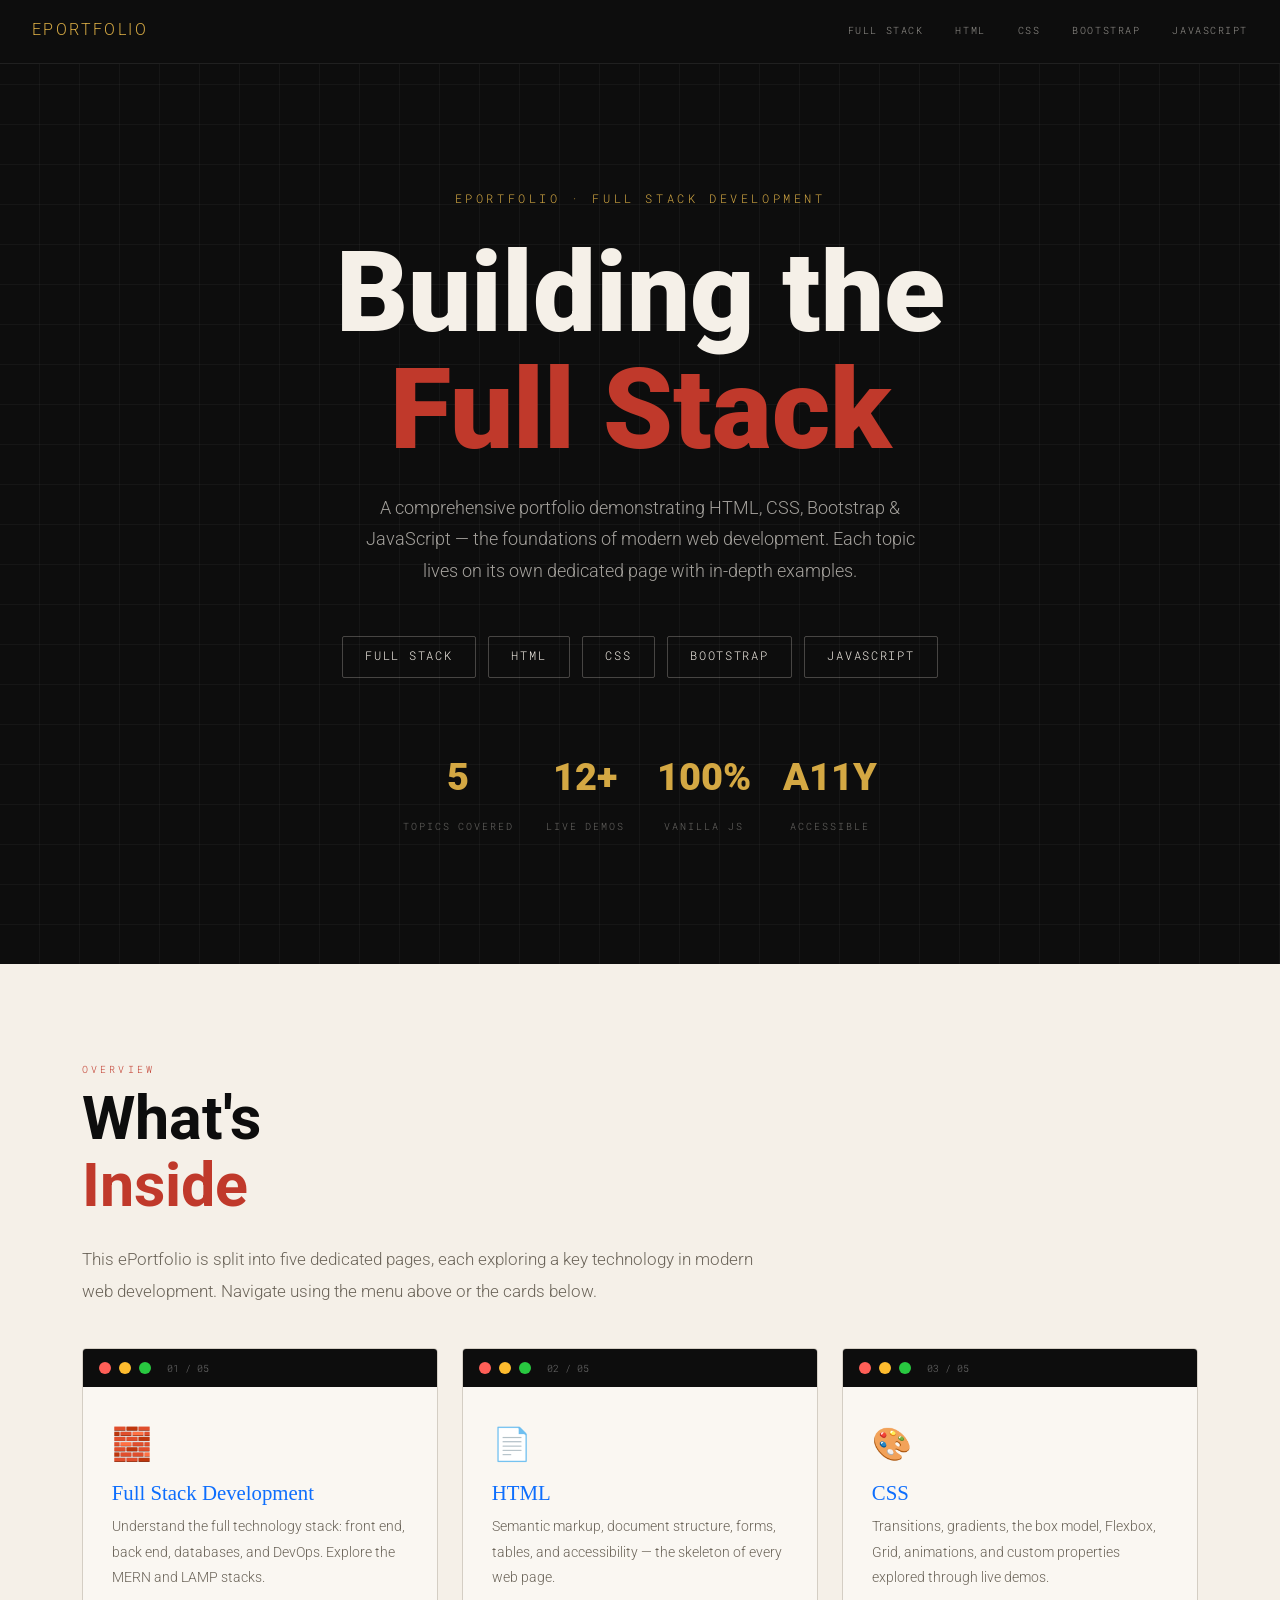
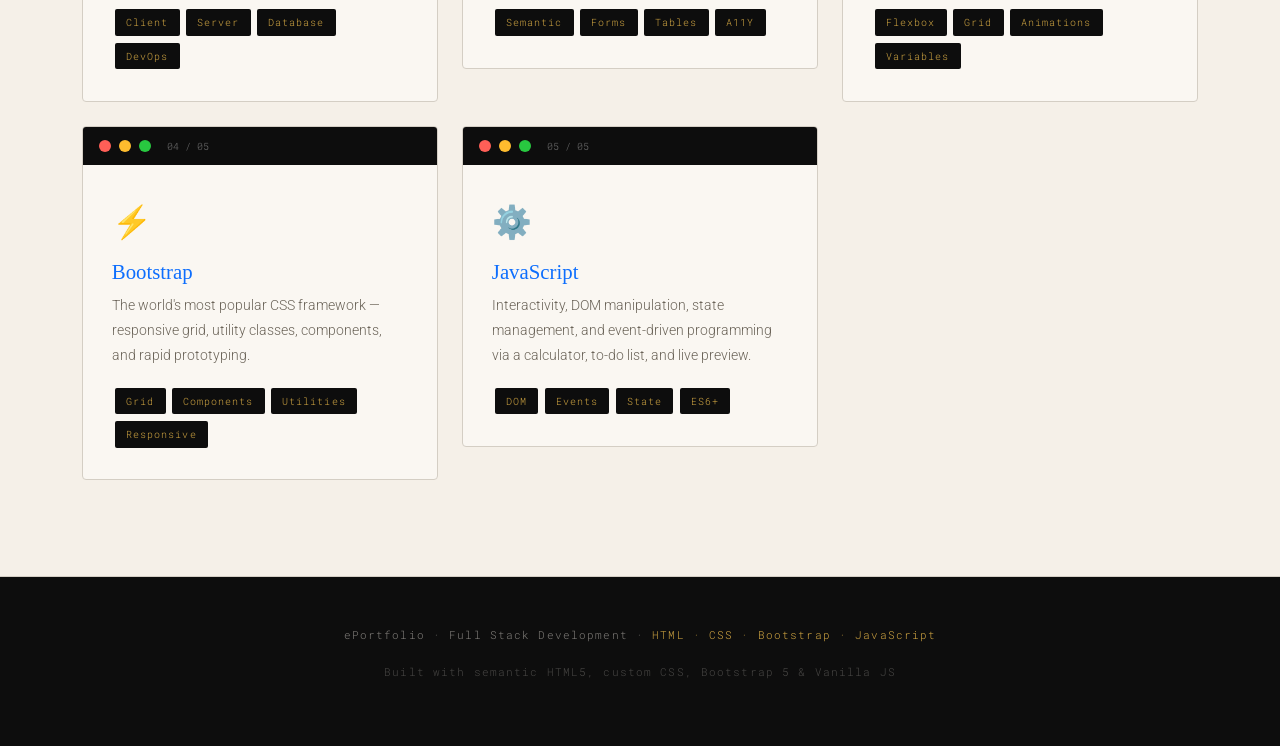
<file: index.html>
<!DOCTYPE html>
<html lang="en">
<head>
  <meta charset="UTF-8" />
  <meta name="viewport" content="width=device-width, initial-scale=1.0" />
  <title>ePortfolio — Full Stack Development</title>
  <link href="https://fonts.googleapis.com/css2?family=Roboto:wght@300;400;700&family=Roboto+Mono:wght@300;400;500&display=swap" rel="stylesheet" />
  <link href="https://cdn.jsdelivr.net/npm/bootstrap@5.3.2/dist/css/bootstrap.min.css" rel="stylesheet" />
  <link rel="stylesheet" href="shared.css" />
  <style>
    /* ── HERO ── */
    .hero {
      min-height: 100vh;
      display: flex;
      align-items: center;
      justify-content: center;
      background: var(--ink);
      position: relative;
      overflow: hidden;
    }
    .hero::before {
      content: '';
      position: absolute;
      inset: 0;
      background:
        repeating-linear-gradient(0deg, transparent, transparent 39px, rgba(255,255,255,0.04) 39px, rgba(255,255,255,0.04) 40px),
        repeating-linear-gradient(90deg, transparent, transparent 39px, rgba(255,255,255,0.04) 39px, rgba(255,255,255,0.04) 40px);
    }
    .hero-inner { position: relative; text-align: center; padding: 2rem; }
    .hero-eyebrow {
      font-family: 'Roboto Mono', monospace;
      font-size: 0.75rem;
      letter-spacing: 0.3em;
      color: var(--gold);
      text-transform: uppercase;
      margin-bottom: 1.5rem;
      opacity: 0;
      animation: fadeUp 0.8s 0.2s forwards;
    }
    .hero-title {
      font-family: 'Roboto', sans-serif;
      font-size: clamp(3rem, 9vw, 7rem);
      font-weight: 900;
      color: var(--paper);
      line-height: 1.05;
      opacity: 0;
      animation: fadeUp 0.9s 0.4s forwards;
    }
    .hero-title span { color: var(--accent); }
    .hero-sub {
      font-family: 'Roboto', sans-serif;
      font-size: 1.1rem;
      color: rgba(245,240,232,0.65);
      margin-top: 1.5rem;
      max-width: 560px;
      margin-left: auto;
      margin-right: auto;
      opacity: 0;
      animation: fadeUp 0.9s 0.65s forwards;
    }
    .nav-pills-hero {
      margin-top: 3rem;
      display: flex;
      flex-wrap: wrap;
      gap: 0.75rem;
      justify-content: center;
      opacity: 0;
      animation: fadeUp 0.9s 0.85s forwards;
    }
    .nav-pills-hero a {
      font-family: 'Roboto Mono', monospace;
      font-size: 0.72rem;
      letter-spacing: 0.15em;
      text-transform: uppercase;
      color: var(--paper);
      border: 1px solid rgba(245,240,232,0.25);
      padding: 0.6rem 1.4rem;
      text-decoration: none;
      border-radius: 2px;
      transition: all 0.2s;
    }
    .nav-pills-hero a:hover { background: var(--accent); border-color: var(--accent); }
    .hero-stats {
      margin-top: 4rem;
      display: flex;
      flex-wrap: wrap;
      gap: 2rem;
      justify-content: center;
      opacity: 0;
      animation: fadeUp 0.9s 1.05s forwards;
    }
    .hero-stat {
      text-align: center;
    }
    .hero-stat-num {
      font-family: 'Roboto', sans-serif;
      font-size: 2.4rem;
      font-weight: 900;
      color: var(--gold);
      display: block;
    }
    .hero-stat-label {
      font-family: 'Roboto Mono', monospace;
      font-size: 0.6rem;
      letter-spacing: 0.2em;
      text-transform: uppercase;
      color: rgba(245,240,232,0.4);
    }

    @keyframes fadeUp {
      from { opacity: 0; transform: translateY(24px); }
      to   { opacity: 1; transform: translateY(0); }
    }
    /* hide badge on hero page */
    .active-topic-badge { display: none; }
  </style>
</head>
<body>

<!-- STICKY NAV -->
<nav class="sticky-nav">
  <a href="index.html" class="brand">ePortfolio</a>
  <a href="fullstack.html">Full Stack</a>
  <a href="html.html">HTML</a>
  <a href="css.html">CSS</a>
  <a href="bootstrap.html">Bootstrap</a>
  <a href="javascript.html">JavaScript</a>
</nav>

<!-- HERO -->
<section class="hero">
  <div class="hero-inner">
    <div class="hero-eyebrow">ePortfolio · Full Stack Development</div>
    <h1 class="hero-title">Building the<br><span>Full Stack</span></h1>
    <p class="hero-sub">A comprehensive portfolio demonstrating HTML, CSS, Bootstrap &amp; JavaScript — the foundations of modern web development. Each topic lives on its own dedicated page with in-depth examples.</p>
    <nav class="nav-pills-hero">
      <a href="fullstack.html">Full Stack</a>
      <a href="html.html">HTML</a>
      <a href="css.html">CSS</a>
      <a href="bootstrap.html">Bootstrap</a>
      <a href="javascript.html">JavaScript</a>
    </nav>
    <div class="hero-stats">
      <div class="hero-stat">
        <span class="hero-stat-num">5</span>
        <span class="hero-stat-label">Topics Covered</span>
      </div>
      <div class="hero-stat">
        <span class="hero-stat-num">12+</span>
        <span class="hero-stat-label">Live Demos</span>
      </div>
      <div class="hero-stat">
        <span class="hero-stat-num">100%</span>
        <span class="hero-stat-label">Vanilla JS</span>
      </div>
      <div class="hero-stat">
        <span class="hero-stat-num">A11Y</span>
        <span class="hero-stat-label">Accessible</span>
      </div>
    </div>
  </div>
</section>

<!-- OVERVIEW SECTION -->
<section class="section">
  <div class="container">
    <div class="section-number">Overview</div>
    <h2 class="section-title">What's<br><span>Inside</span></h2>
    <p class="lead-text">
      This ePortfolio is split into five dedicated pages, each exploring a key technology in modern web development. Navigate using the menu above or the cards below.
    </p>
    <div class="row g-4">
      <div class="col-md-6 col-lg-4">
        <a href="fullstack.html" style="text-decoration:none;">
          <div class="demo-card" style="margin-bottom:0; transition:transform 0.2s; cursor:pointer;" onmouseover="this.style.transform='translateY(-4px)'" onmouseout="this.style.transform='none'">
            <div class="demo-card-header">
              <div class="dot dot-r"></div><div class="dot dot-y"></div><div class="dot dot-g"></div>
              <span class="demo-card-label">01 / 05</span>
            </div>
            <div class="demo-card-body">
              <div style="font-size:2rem; margin-bottom:0.5rem;">🧱</div>
              <h3 style="font-family:'Playfair Display',serif; font-size:1.3rem; margin-bottom:0.5rem;">Full Stack Development</h3>
              <p style="font-size:0.88rem; color:var(--muted);">Understand the full technology stack: front end, back end, databases, and DevOps. Explore the MERN and LAMP stacks.</p>
              <div style="margin-top:1rem;"><span class="tag">Client</span><span class="tag">Server</span><span class="tag">Database</span><span class="tag">DevOps</span></div>
            </div>
          </div>
        </a>
      </div>
      <div class="col-md-6 col-lg-4">
        <a href="html.html" style="text-decoration:none;">
          <div class="demo-card" style="margin-bottom:0; transition:transform 0.2s; cursor:pointer;" onmouseover="this.style.transform='translateY(-4px)'" onmouseout="this.style.transform='none'">
            <div class="demo-card-header">
              <div class="dot dot-r"></div><div class="dot dot-y"></div><div class="dot dot-g"></div>
              <span class="demo-card-label">02 / 05</span>
            </div>
            <div class="demo-card-body">
              <div style="font-size:2rem; margin-bottom:0.5rem;">📄</div>
              <h3 style="font-family:'Playfair Display',serif; font-size:1.3rem; margin-bottom:0.5rem;">HTML</h3>
              <p style="font-size:0.88rem; color:var(--muted);">Semantic markup, document structure, forms, tables, and accessibility — the skeleton of every web page.</p>
              <div style="margin-top:1rem;"><span class="tag">Semantic</span><span class="tag">Forms</span><span class="tag">Tables</span><span class="tag">A11Y</span></div>
            </div>
          </div>
        </a>
      </div>
      <div class="col-md-6 col-lg-4">
        <a href="css.html" style="text-decoration:none;">
          <div class="demo-card" style="margin-bottom:0; transition:transform 0.2s; cursor:pointer;" onmouseover="this.style.transform='translateY(-4px)'" onmouseout="this.style.transform='none'">
            <div class="demo-card-header">
              <div class="dot dot-r"></div><div class="dot dot-y"></div><div class="dot dot-g"></div>
              <span class="demo-card-label">03 / 05</span>
            </div>
            <div class="demo-card-body">
              <div style="font-size:2rem; margin-bottom:0.5rem;">🎨</div>
              <h3 style="font-family:'Playfair Display',serif; font-size:1.3rem; margin-bottom:0.5rem;">CSS</h3>
              <p style="font-size:0.88rem; color:var(--muted);">Transitions, gradients, the box model, Flexbox, Grid, animations, and custom properties explored through live demos.</p>
              <div style="margin-top:1rem;"><span class="tag">Flexbox</span><span class="tag">Grid</span><span class="tag">Animations</span><span class="tag">Variables</span></div>
            </div>
          </div>
        </a>
      </div>
      <div class="col-md-6 col-lg-4">
        <a href="bootstrap.html" style="text-decoration:none;">
          <div class="demo-card" style="margin-bottom:0; transition:transform 0.2s; cursor:pointer;" onmouseover="this.style.transform='translateY(-4px)'" onmouseout="this.style.transform='none'">
            <div class="demo-card-header">
              <div class="dot dot-r"></div><div class="dot dot-y"></div><div class="dot dot-g"></div>
              <span class="demo-card-label">04 / 05</span>
            </div>
            <div class="demo-card-body">
              <div style="font-size:2rem; margin-bottom:0.5rem;">⚡</div>
              <h3 style="font-family:'Playfair Display',serif; font-size:1.3rem; margin-bottom:0.5rem;">Bootstrap</h3>
              <p style="font-size:0.88rem; color:var(--muted);">The world's most popular CSS framework — responsive grid, utility classes, components, and rapid prototyping.</p>
              <div style="margin-top:1rem;"><span class="tag">Grid</span><span class="tag">Components</span><span class="tag">Utilities</span><span class="tag">Responsive</span></div>
            </div>
          </div>
        </a>
      </div>
      <div class="col-md-6 col-lg-4">
        <a href="javascript.html" style="text-decoration:none;">
          <div class="demo-card" style="margin-bottom:0; transition:transform 0.2s; cursor:pointer;" onmouseover="this.style.transform='translateY(-4px)'" onmouseout="this.style.transform='none'">
            <div class="demo-card-header">
              <div class="dot dot-r"></div><div class="dot dot-y"></div><div class="dot dot-g"></div>
              <span class="demo-card-label">05 / 05</span>
            </div>
            <div class="demo-card-body">
              <div style="font-size:2rem; margin-bottom:0.5rem;">⚙️</div>
              <h3 style="font-family:'Playfair Display',serif; font-size:1.3rem; margin-bottom:0.5rem;">JavaScript</h3>
              <p style="font-size:0.88rem; color:var(--muted);">Interactivity, DOM manipulation, state management, and event-driven programming via a calculator, to-do list, and live preview.</p>
              <div style="margin-top:1rem;"><span class="tag">DOM</span><span class="tag">Events</span><span class="tag">State</span><span class="tag">ES6+</span></div>
            </div>
          </div>
        </a>
      </div>
    </div>
  </div>
</section>

<footer>
  <p>ePortfolio · Full Stack Development · <span>HTML · CSS · Bootstrap · JavaScript</span></p>
  <p style="margin-top:0.5rem;opacity:0.5;">Built with semantic HTML5, custom CSS, Bootstrap 5 &amp; Vanilla JS</p>
</footer>

<script src="https://cdn.jsdelivr.net/npm/bootstrap@5.3.2/dist/js/bootstrap.bundle.min.js"></script>
</body>
</html>
</file>
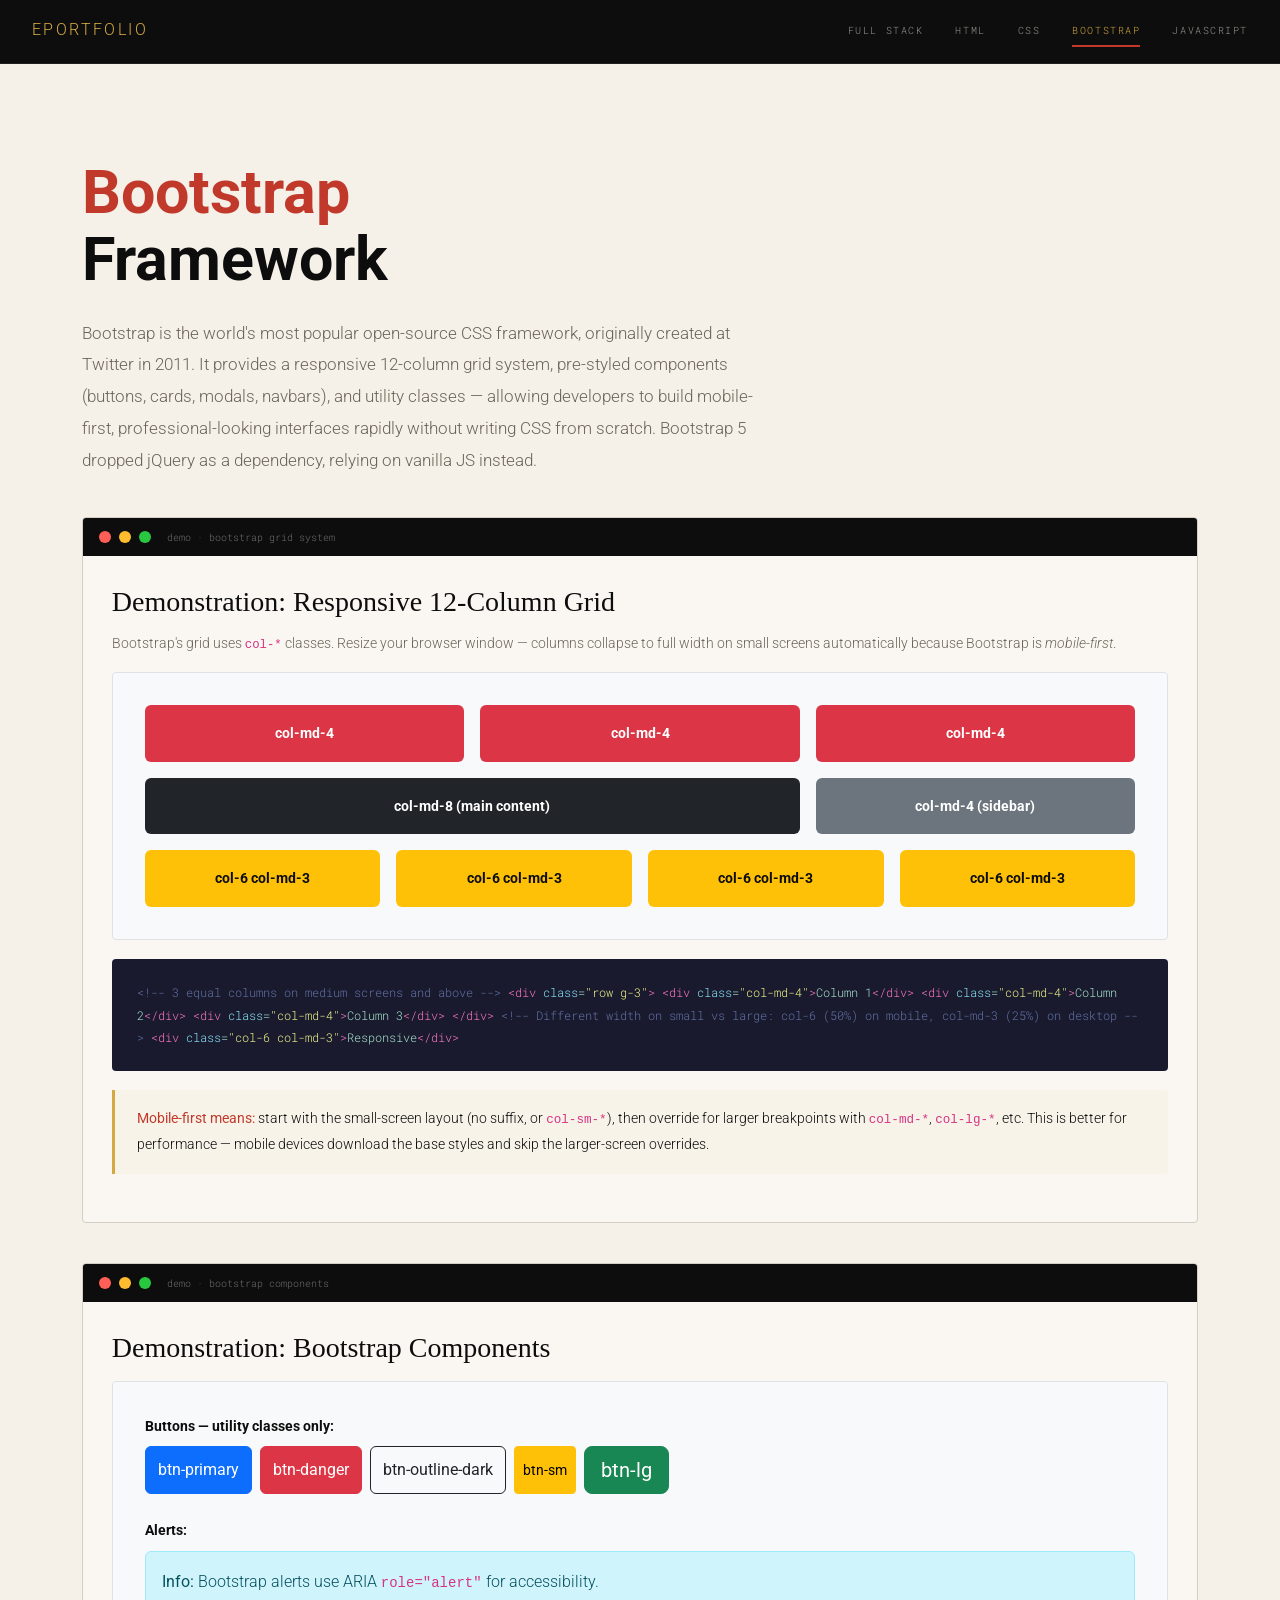
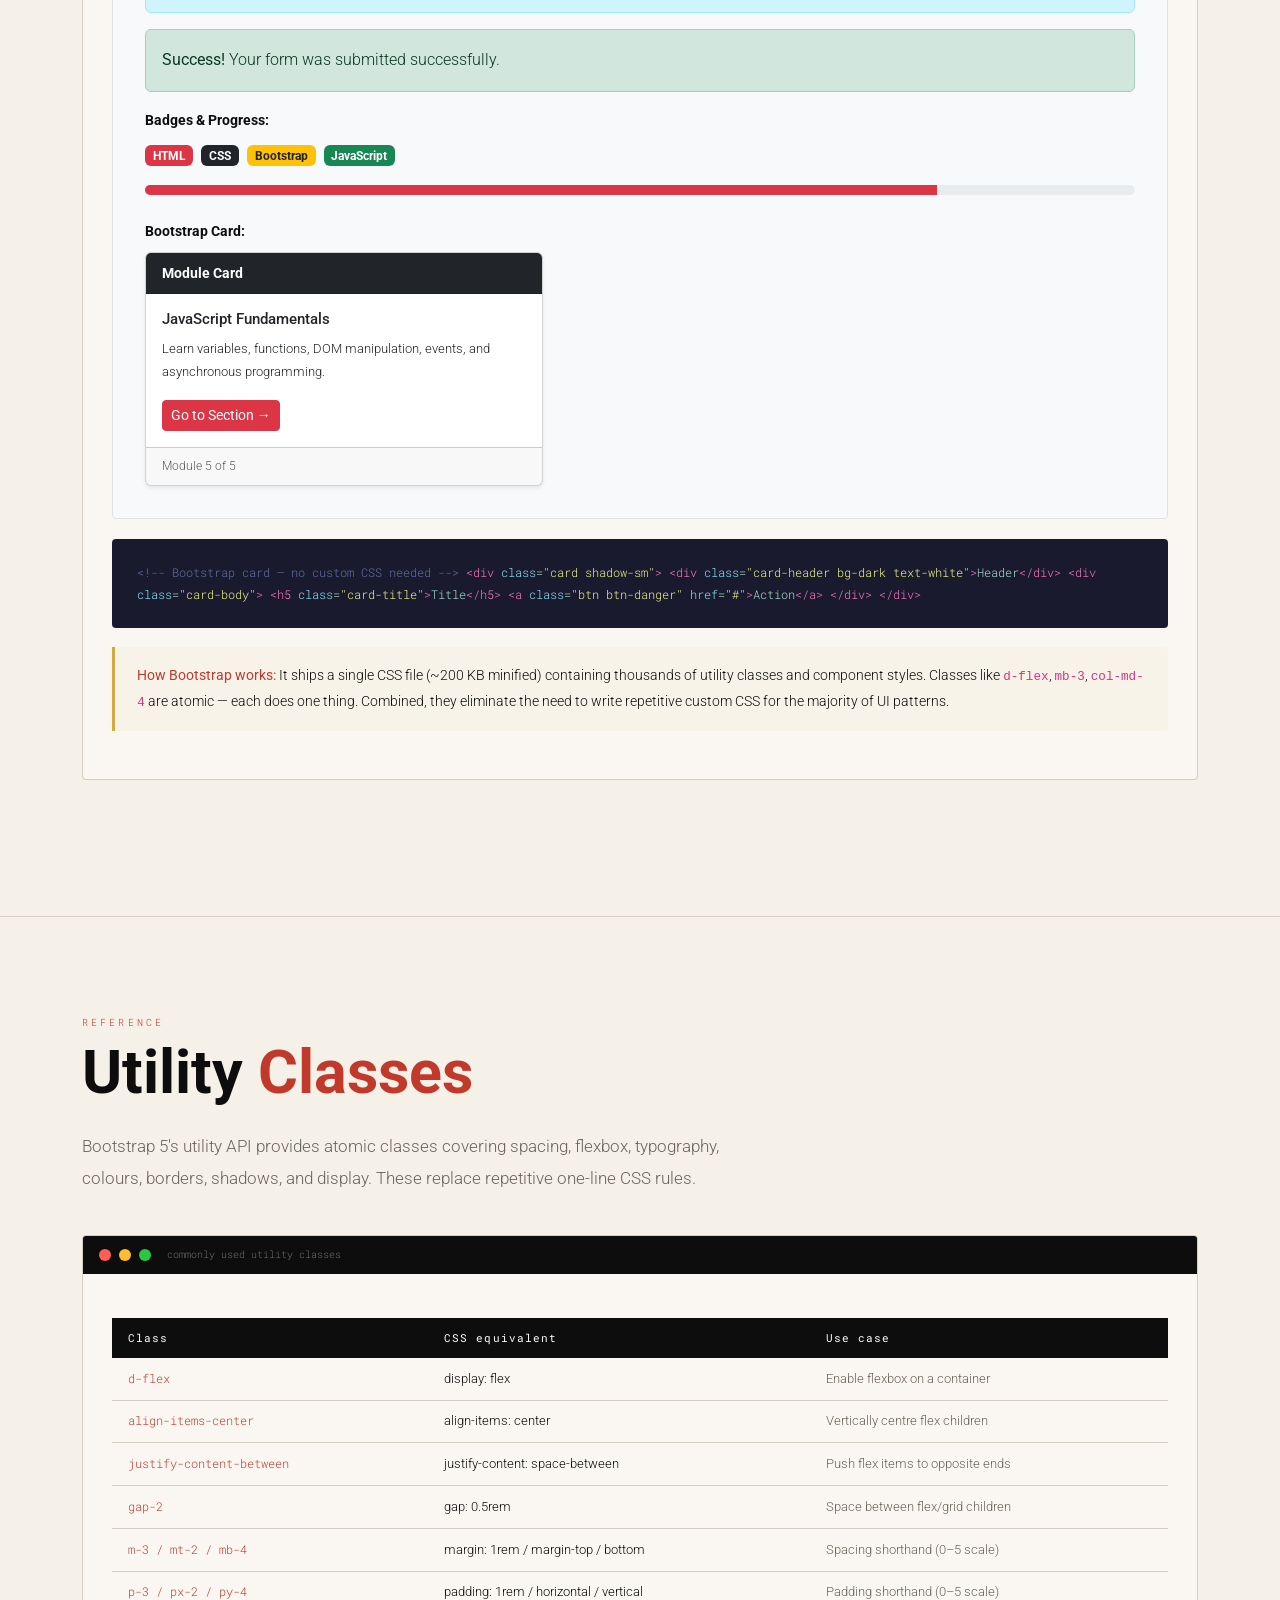
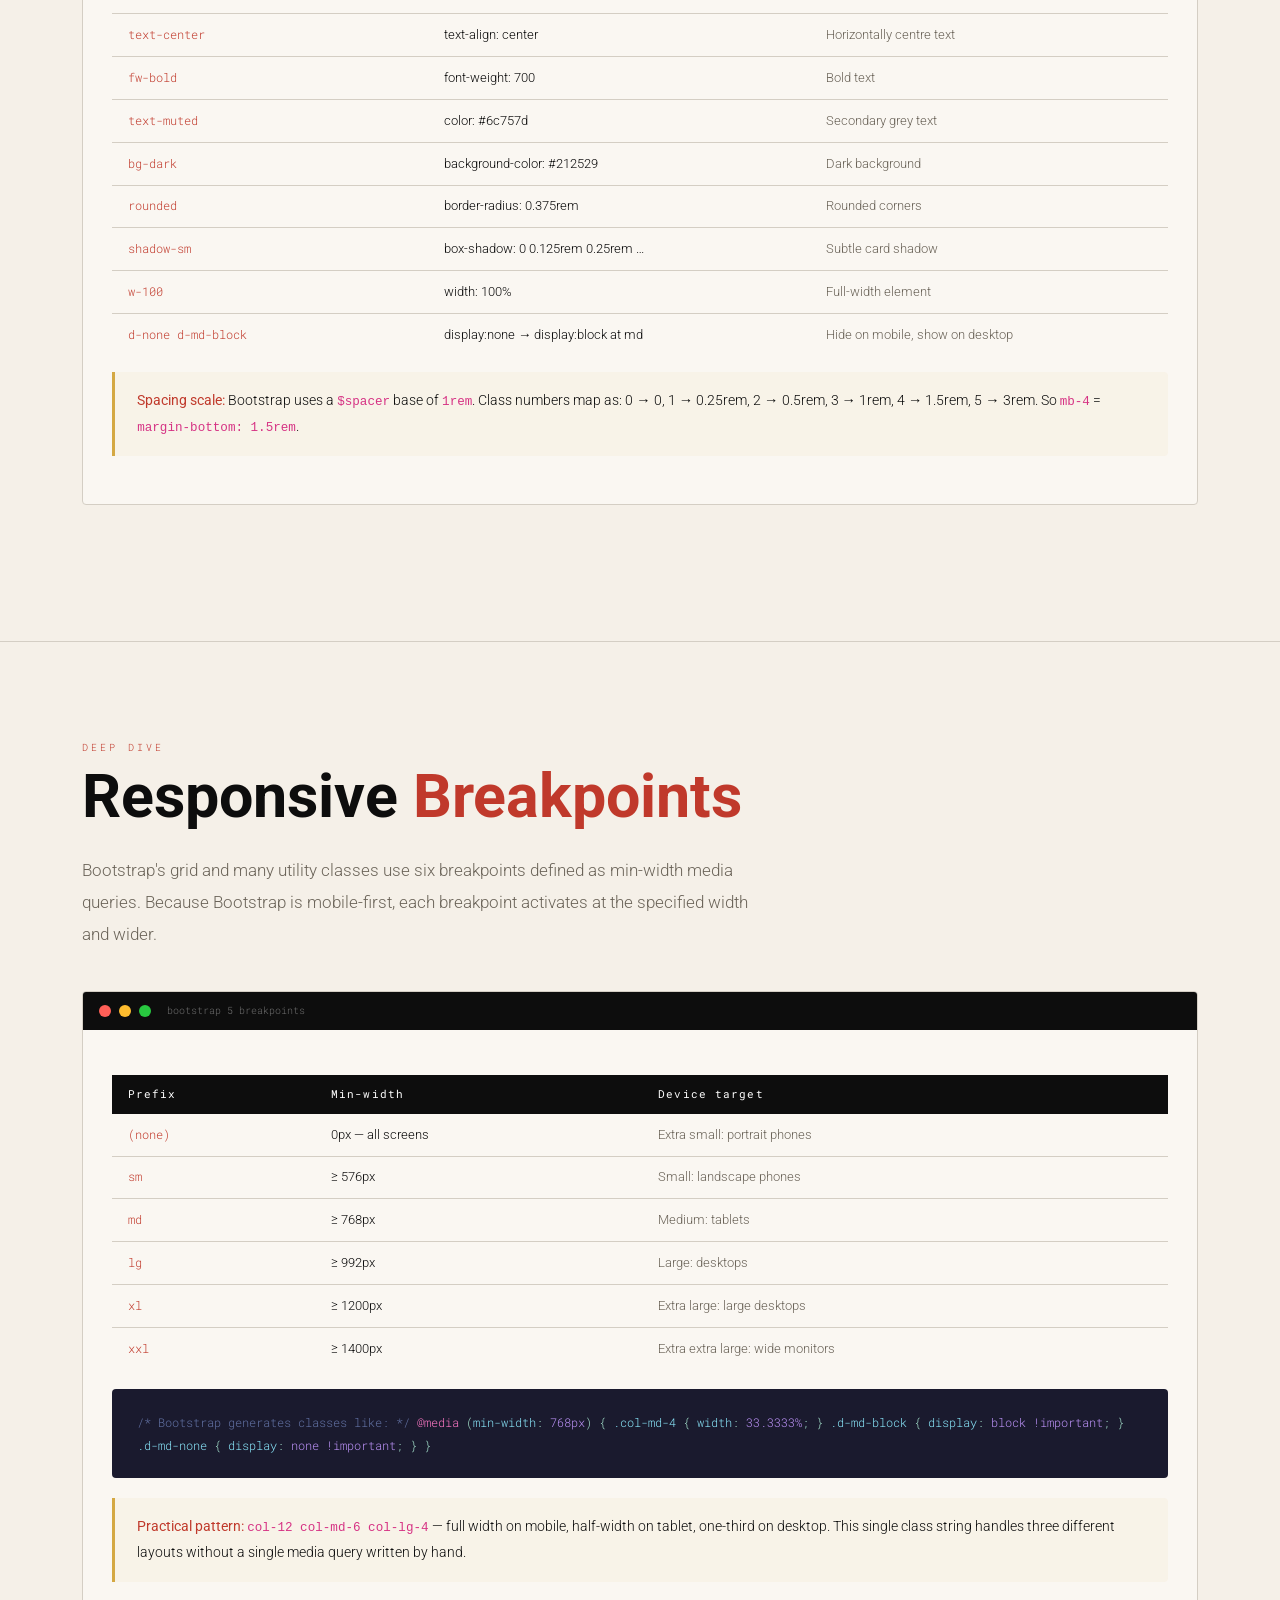
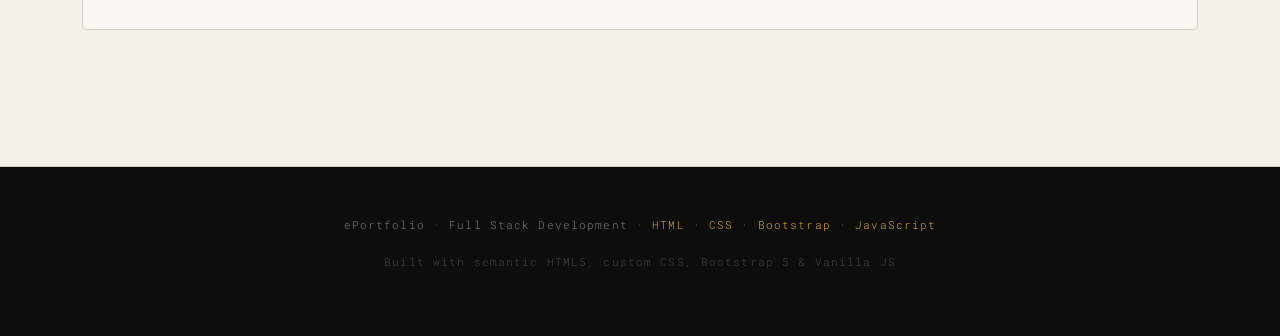
<file: bootstrap.html>
<!DOCTYPE html>
<html lang="en">
<head>
  <meta charset="UTF-8" />
  <meta name="viewport" content="width=device-width, initial-scale=1.0" />
  <title>Bootstrap — ePortfolio</title>
  <link href="https://fonts.googleapis.com/css2?family=Roboto:wght@300;400;700&family=Roboto+Mono:wght@300;400;500&display=swap" rel="stylesheet" />
  <link href="https://cdn.jsdelivr.net/npm/bootstrap@5.3.2/dist/css/bootstrap.min.css" rel="stylesheet" />
  <link rel="stylesheet" href="shared.css" />
  <style>
    .bs-demo-area {
      background: #f8f9fa;
      border: 1px solid #dee2e6;
      border-radius: 4px;
      padding: 2rem;
      margin-top: 1rem;
    }

    .utility-table {
      width: 100%;
      border-collapse: collapse;
      font-size: 0.84rem;
      margin-top: 1rem;
    }
    .utility-table th {
      background: var(--ink);
      color: #fff;
      padding: 0.6rem 1rem;
      text-align: left;
      font-family: 'Roboto Mono', monospace;
      font-size: 0.7rem;
      font-weight: 400;
      letter-spacing: 0.1em;
    }
    .utility-table td {
      padding: 0.55rem 1rem;
      border-bottom: 1px solid var(--border);
      vertical-align: top;
    }
    .utility-table tr:last-child td { border-bottom: none; }
    .utility-table td:first-child {
      font-family: 'Roboto Mono', monospace;
      color: var(--accent);
      font-size: 0.78rem;
      white-space: nowrap;
    }
    .utility-table td:last-child { color: var(--muted); font-size: 0.83rem; }
  </style>
</head>
<body>

<!-- ACTIVE TOPIC BADGE -->
<div class="active-topic-badge">04 · Bootstrap</div>

<!-- STICKY NAV -->
<nav class="sticky-nav">
  <a href="index.html" class="brand">ePortfolio</a>
  <a href="fullstack.html">Full Stack</a>
  <a href="html.html">HTML</a>
  <a href="css.html">CSS</a>
  <a href="bootstrap.html" class="active">Bootstrap</a>
  <a href="javascript.html">JavaScript</a>
</nav>

<!-- MAIN SECTION -->
<section class="section" id="bootstrap">
  <div class="container">
    <h2 class="section-title"><span>Bootstrap</span><br>Framework</h2>
    <p class="lead-text">
      Bootstrap is the world's most popular open-source CSS framework, originally created at Twitter in 2011. It provides a responsive 12-column grid system, pre-styled components (buttons, cards, modals, navbars), and utility classes — allowing developers to build mobile-first, professional-looking interfaces rapidly without writing CSS from scratch. Bootstrap 5 dropped jQuery as a dependency, relying on vanilla JS instead.
    </p>

    <!-- Grid Demo -->
    <div class="demo-card">
      <div class="demo-card-header">
        <div class="dot dot-r"></div><div class="dot dot-y"></div><div class="dot dot-g"></div>
        <span class="demo-card-label">demo · bootstrap grid system</span>
      </div>
      <div class="demo-card-body">
        <h3 style="font-family:'Playfair Display',serif; margin-bottom:0.8rem;">Demonstration: Responsive 12-Column Grid</h3>
        <p style="font-size:0.88rem; color:var(--muted); margin-bottom:1rem;">Bootstrap's grid uses <code>col-*</code> classes. Resize your browser window — columns collapse to full width on small screens automatically because Bootstrap is <em>mobile-first</em>.</p>

        <div class="bs-demo-area">
          <div class="row g-3 mb-3">
            <div class="col-md-4"><div class="p-3 bg-danger text-white rounded text-center fw-bold" style="font-size:.85rem">col-md-4</div></div>
            <div class="col-md-4"><div class="p-3 bg-danger text-white rounded text-center fw-bold" style="font-size:.85rem">col-md-4</div></div>
            <div class="col-md-4"><div class="p-3 bg-danger text-white rounded text-center fw-bold" style="font-size:.85rem">col-md-4</div></div>
          </div>
          <div class="row g-3 mb-3">
            <div class="col-md-8"><div class="p-3 bg-dark text-white rounded text-center fw-bold" style="font-size:.85rem">col-md-8 (main content)</div></div>
            <div class="col-md-4"><div class="p-3 bg-secondary text-white rounded text-center fw-bold" style="font-size:.85rem">col-md-4 (sidebar)</div></div>
          </div>
          <div class="row g-3">
            <div class="col-6 col-md-3"><div class="p-3 bg-warning rounded text-center fw-bold" style="font-size:.85rem">col-6 col-md-3</div></div>
            <div class="col-6 col-md-3"><div class="p-3 bg-warning rounded text-center fw-bold" style="font-size:.85rem">col-6 col-md-3</div></div>
            <div class="col-6 col-md-3"><div class="p-3 bg-warning rounded text-center fw-bold" style="font-size:.85rem">col-6 col-md-3</div></div>
            <div class="col-6 col-md-3"><div class="p-3 bg-warning rounded text-center fw-bold" style="font-size:.85rem">col-6 col-md-3</div></div>
          </div>
        </div>

        <div class="code-block" style="margin-top:1.2rem"><span class="cm">&lt;!-- 3 equal columns on medium screens and above --&gt;</span>
<span class="kw">&lt;div</span> <span class="attr">class</span>=<span class="str">"row g-3"</span><span class="kw">&gt;</span>
  <span class="kw">&lt;div</span> <span class="attr">class</span>=<span class="str">"col-md-4"</span><span class="kw">&gt;</span>Column 1<span class="kw">&lt;/div&gt;</span>
  <span class="kw">&lt;div</span> <span class="attr">class</span>=<span class="str">"col-md-4"</span><span class="kw">&gt;</span>Column 2<span class="kw">&lt;/div&gt;</span>
  <span class="kw">&lt;div</span> <span class="attr">class</span>=<span class="str">"col-md-4"</span><span class="kw">&gt;</span>Column 3<span class="kw">&lt;/div&gt;</span>
<span class="kw">&lt;/div&gt;</span>

<span class="cm">&lt;!-- Different width on small vs large: col-6 (50%) on mobile, col-md-3 (25%) on desktop --&gt;</span>
<span class="kw">&lt;div</span> <span class="attr">class</span>=<span class="str">"col-6 col-md-3"</span><span class="kw">&gt;</span>Responsive<span class="kw">&lt;/div&gt;</span></div>
        <div class="info-box">
          <strong>Mobile-first means:</strong> start with the small-screen layout (no suffix, or <code>col-sm-*</code>), then override for larger breakpoints with <code>col-md-*</code>, <code>col-lg-*</code>, etc. This is better for performance — mobile devices download the base styles and skip the larger-screen overrides.
        </div>
      </div>
    </div>

    <!-- Components Demo -->
    <div class="demo-card">
      <div class="demo-card-header">
        <div class="dot dot-r"></div><div class="dot dot-y"></div><div class="dot dot-g"></div>
        <span class="demo-card-label">demo · bootstrap components</span>
      </div>
      <div class="demo-card-body">
        <h3 style="font-family:'Playfair Display',serif; margin-bottom:0.8rem;">Demonstration: Bootstrap Components</h3>

        <div class="bs-demo-area">
          <!-- Buttons -->
          <p class="fw-bold mb-2" style="font-size:.85rem">Buttons — utility classes only:</p>
          <div class="d-flex flex-wrap gap-2 mb-4">
            <button class="btn btn-primary">btn-primary</button>
            <button class="btn btn-danger">btn-danger</button>
            <button class="btn btn-outline-dark">btn-outline-dark</button>
            <button class="btn btn-warning btn-sm">btn-sm</button>
            <button class="btn btn-success btn-lg">btn-lg</button>
          </div>

          <!-- Alert -->
          <p class="fw-bold mb-2" style="font-size:.85rem">Alerts:</p>
          <div class="alert alert-info" role="alert">
            <strong>Info:</strong> Bootstrap alerts use ARIA <code>role="alert"</code> for accessibility.
          </div>
          <div class="alert alert-success" role="alert">
            <strong>Success!</strong> Your form was submitted successfully.
          </div>

          <!-- Badge + Progress -->
          <p class="fw-bold mb-2" style="font-size:.85rem">Badges &amp; Progress:</p>
          <div class="mb-3">
            <span class="badge bg-danger me-1">HTML</span>
            <span class="badge bg-dark me-1">CSS</span>
            <span class="badge bg-warning text-dark me-1">Bootstrap</span>
            <span class="badge bg-success">JavaScript</span>
          </div>
          <div class="progress mb-4" style="height:10px;">
            <div class="progress-bar bg-danger" style="width:80%" role="progressbar" aria-valuenow="80" aria-valuemin="0" aria-valuemax="100"></div>
          </div>

          <!-- Card component -->
          <p class="fw-bold mb-2" style="font-size:.85rem">Bootstrap Card:</p>
          <div class="row">
            <div class="col-md-5">
              <div class="card shadow-sm">
                <div class="card-header bg-dark text-white fw-bold" style="font-size:.85rem">Module Card</div>
                <div class="card-body">
                  <h5 class="card-title" style="font-size:.95rem">JavaScript Fundamentals</h5>
                  <p class="card-text" style="font-size:.82rem">Learn variables, functions, DOM manipulation, events, and asynchronous programming.</p>
                  <a href="javascript.html" class="btn btn-sm btn-danger">Go to Section →</a>
                </div>
                <div class="card-footer text-muted" style="font-size:.75rem">Module 5 of 5</div>
              </div>
            </div>
          </div>
        </div>

        <div class="code-block" style="margin-top:1.2rem"><span class="cm">&lt;!-- Bootstrap card — no custom CSS needed --&gt;</span>
<span class="kw">&lt;div</span> <span class="attr">class</span>=<span class="str">"card shadow-sm"</span><span class="kw">&gt;</span>
  <span class="kw">&lt;div</span> <span class="attr">class</span>=<span class="str">"card-header bg-dark text-white"</span><span class="kw">&gt;</span>Header<span class="kw">&lt;/div&gt;</span>
  <span class="kw">&lt;div</span> <span class="attr">class</span>=<span class="str">"card-body"</span><span class="kw">&gt;</span>
    <span class="kw">&lt;h5</span> <span class="attr">class</span>=<span class="str">"card-title"</span><span class="kw">&gt;</span>Title<span class="kw">&lt;/h5&gt;</span>
    <span class="kw">&lt;a</span> <span class="attr">class</span>=<span class="str">"btn btn-danger"</span> <span class="attr">href</span>=<span class="str">"#"</span><span class="kw">&gt;</span>Action<span class="kw">&lt;/a&gt;</span>
  <span class="kw">&lt;/div&gt;</span>
<span class="kw">&lt;/div&gt;</span></div>
        <div class="info-box">
          <strong>How Bootstrap works:</strong> It ships a single CSS file (~200 KB minified) containing thousands of utility classes and component styles. Classes like <code>d-flex</code>, <code>mb-3</code>, <code>col-md-4</code> are atomic — each does one thing. Combined, they eliminate the need to write repetitive custom CSS for the majority of UI patterns.
        </div>
      </div>
    </div>
  </div>
</section>

<!-- UTILITY CLASSES REFERENCE -->
<section class="section">
  <div class="container">
    <div class="section-number">Reference</div>
    <h2 class="section-title">Utility <span>Classes</span></h2>
    <p class="lead-text">
      Bootstrap 5's utility API provides atomic classes covering spacing, flexbox, typography, colours, borders, shadows, and display. These replace repetitive one-line CSS rules.
    </p>

    <div class="demo-card">
      <div class="demo-card-header">
        <div class="dot dot-r"></div><div class="dot dot-y"></div><div class="dot dot-g"></div>
        <span class="demo-card-label">commonly used utility classes</span>
      </div>
      <div class="demo-card-body">
        <table class="utility-table">
          <thead>
            <tr><th>Class</th><th>CSS equivalent</th><th>Use case</th></tr>
          </thead>
          <tbody>
            <tr><td>d-flex</td><td>display: flex</td><td>Enable flexbox on a container</td></tr>
            <tr><td>align-items-center</td><td>align-items: center</td><td>Vertically centre flex children</td></tr>
            <tr><td>justify-content-between</td><td>justify-content: space-between</td><td>Push flex items to opposite ends</td></tr>
            <tr><td>gap-2</td><td>gap: 0.5rem</td><td>Space between flex/grid children</td></tr>
            <tr><td>m-3 / mt-2 / mb-4</td><td>margin: 1rem / margin-top / bottom</td><td>Spacing shorthand (0–5 scale)</td></tr>
            <tr><td>p-3 / px-2 / py-4</td><td>padding: 1rem / horizontal / vertical</td><td>Padding shorthand (0–5 scale)</td></tr>
            <tr><td>text-center</td><td>text-align: center</td><td>Horizontally centre text</td></tr>
            <tr><td>fw-bold</td><td>font-weight: 700</td><td>Bold text</td></tr>
            <tr><td>text-muted</td><td>color: #6c757d</td><td>Secondary grey text</td></tr>
            <tr><td>bg-dark</td><td>background-color: #212529</td><td>Dark background</td></tr>
            <tr><td>rounded</td><td>border-radius: 0.375rem</td><td>Rounded corners</td></tr>
            <tr><td>shadow-sm</td><td>box-shadow: 0 0.125rem 0.25rem …</td><td>Subtle card shadow</td></tr>
            <tr><td>w-100</td><td>width: 100%</td><td>Full-width element</td></tr>
            <tr><td>d-none d-md-block</td><td>display:none → display:block at md</td><td>Hide on mobile, show on desktop</td></tr>
          </tbody>
        </table>
        <div class="info-box" style="margin-top:1rem">
          <strong>Spacing scale:</strong> Bootstrap uses a <code>$spacer</code> base of <code>1rem</code>. Class numbers map as: 0 → 0, 1 → 0.25rem, 2 → 0.5rem, 3 → 1rem, 4 → 1.5rem, 5 → 3rem. So <code>mb-4</code> = <code>margin-bottom: 1.5rem</code>.
        </div>
      </div>
    </div>
  </div>
</section>

<!-- BOOTSTRAP BREAKPOINTS -->
<section class="section">
  <div class="container">
    <div class="section-number">Deep Dive</div>
    <h2 class="section-title">Responsive <span>Breakpoints</span></h2>
    <p class="lead-text">
      Bootstrap's grid and many utility classes use six breakpoints defined as min-width media queries. Because Bootstrap is mobile-first, each breakpoint activates at the specified width and wider.
    </p>

    <div class="demo-card">
      <div class="demo-card-header">
        <div class="dot dot-r"></div><div class="dot dot-y"></div><div class="dot dot-g"></div>
        <span class="demo-card-label">bootstrap 5 breakpoints</span>
      </div>
      <div class="demo-card-body">
        <table class="utility-table">
          <thead>
            <tr><th>Prefix</th><th>Min-width</th><th>Device target</th></tr>
          </thead>
          <tbody>
            <tr><td>(none)</td><td>0px — all screens</td><td>Extra small: portrait phones</td></tr>
            <tr><td>sm</td><td>≥ 576px</td><td>Small: landscape phones</td></tr>
            <tr><td>md</td><td>≥ 768px</td><td>Medium: tablets</td></tr>
            <tr><td>lg</td><td>≥ 992px</td><td>Large: desktops</td></tr>
            <tr><td>xl</td><td>≥ 1200px</td><td>Extra large: large desktops</td></tr>
            <tr><td>xxl</td><td>≥ 1400px</td><td>Extra extra large: wide monitors</td></tr>
          </tbody>
        </table>

        <div class="code-block" style="margin-top:1.2rem"><span class="cm">/* Bootstrap generates classes like: */</span>
<span class="kw">@media</span> (<span class="attr">min-width</span>: <span class="val">768px</span>) {
  <span class="attr">.col-md-4</span> { <span class="attr">width</span>: <span class="val">33.3333%</span>; }
  <span class="attr">.d-md-block</span> { <span class="attr">display</span>: <span class="val">block</span> <span class="val">!important</span>; }
  <span class="attr">.d-md-none</span>  { <span class="attr">display</span>: <span class="val">none</span>  <span class="val">!important</span>; }
}</div>
        <div class="info-box">
          <strong>Practical pattern:</strong> <code>col-12 col-md-6 col-lg-4</code> — full width on mobile, half-width on tablet, one-third on desktop. This single class string handles three different layouts without a single media query written by hand.
        </div>
      </div>
    </div>
  </div>
</section>

<footer>
  <p>ePortfolio · Full Stack Development · <span>HTML · CSS · Bootstrap · JavaScript</span></p>
  <p style="margin-top:0.5rem;opacity:0.5;">Built with semantic HTML5, custom CSS, Bootstrap 5 &amp; Vanilla JS</p>
</footer>

<script src="https://cdn.jsdelivr.net/npm/bootstrap@5.3.2/dist/js/bootstrap.bundle.min.js"></script>
</body>
</html>
</file>
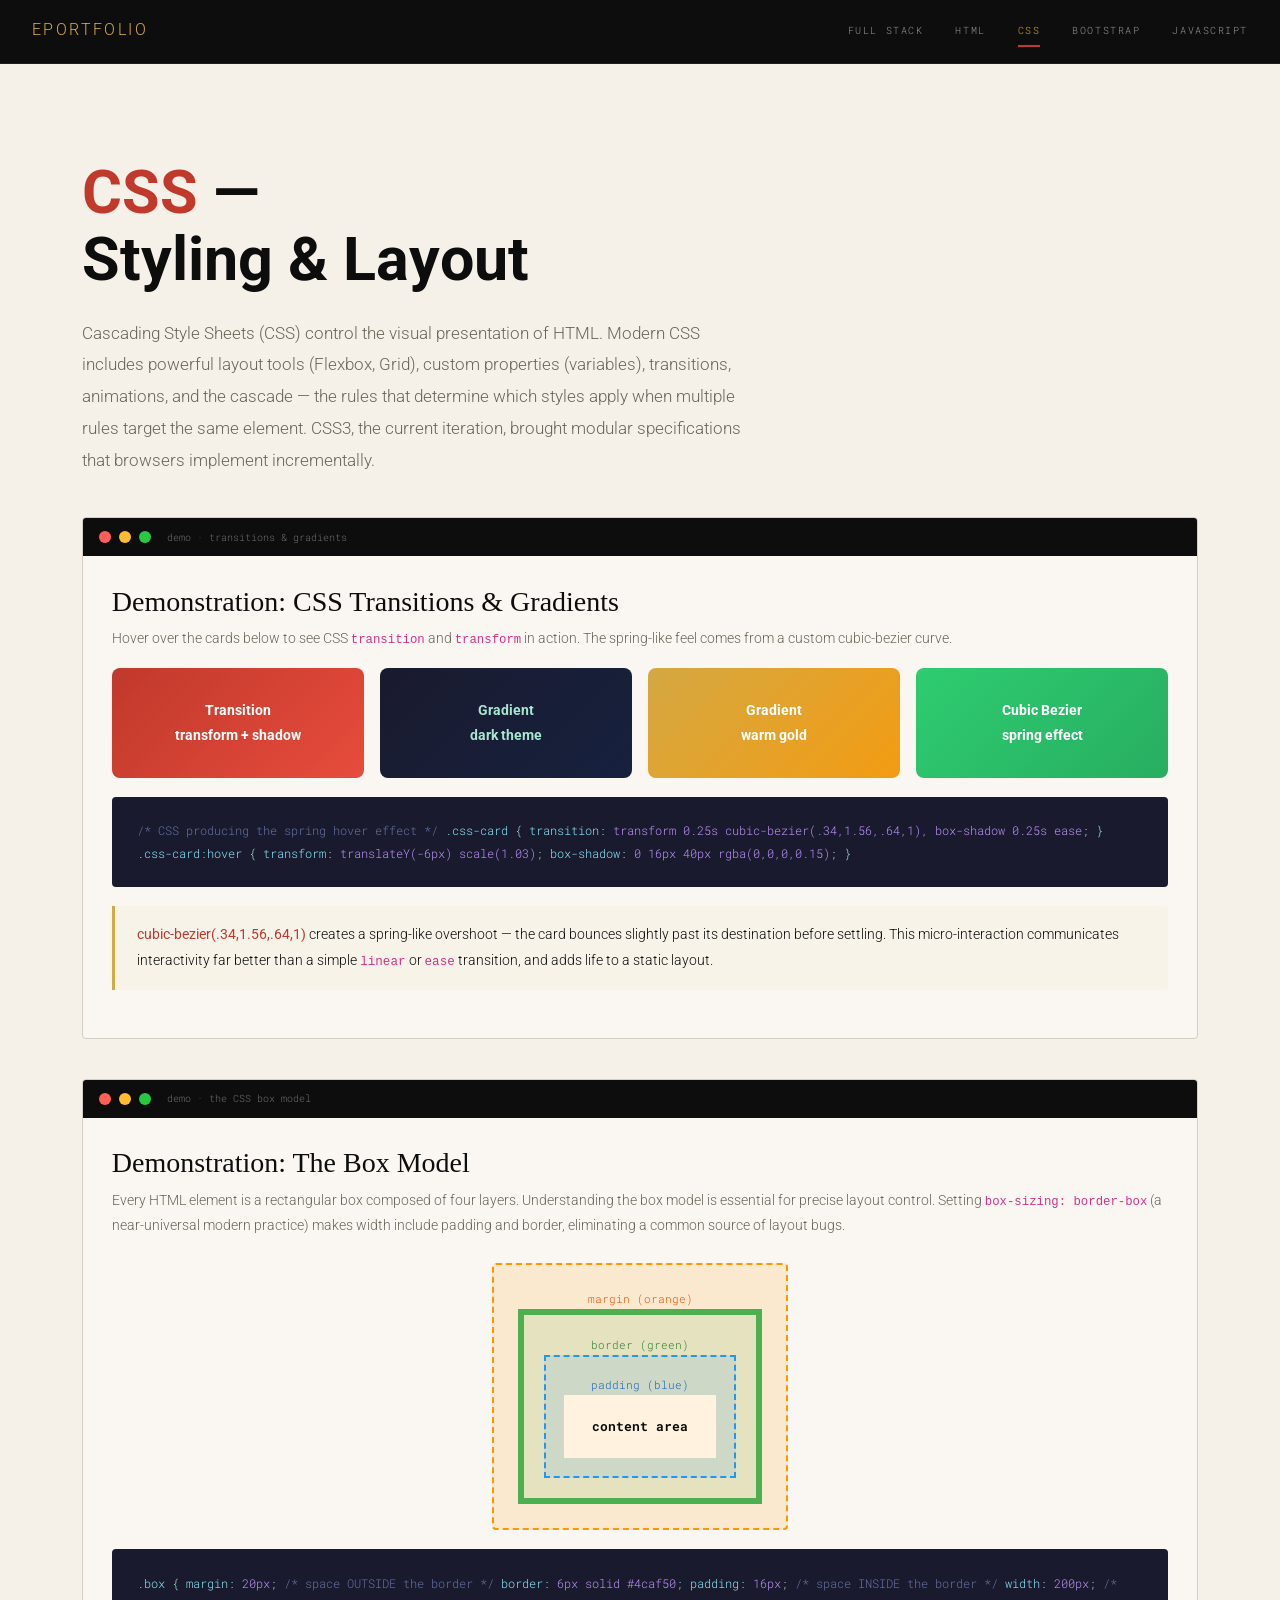
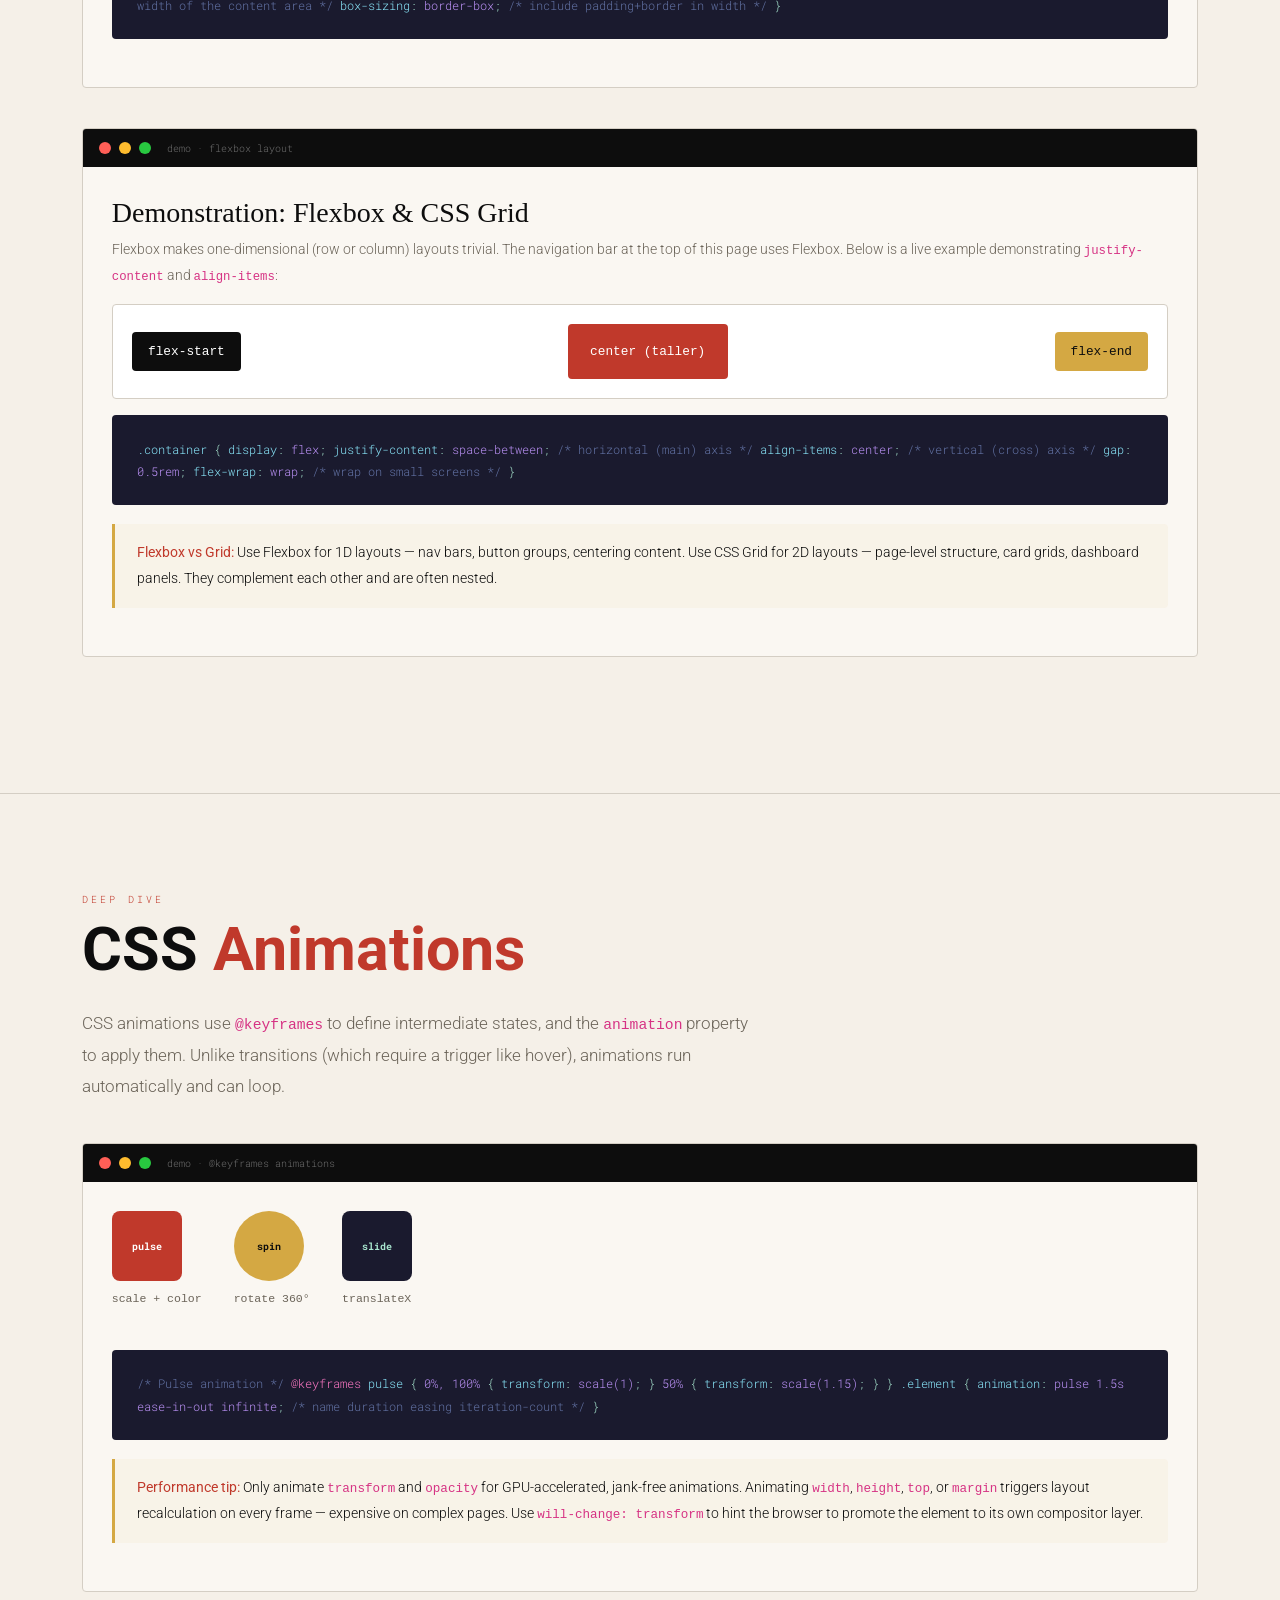
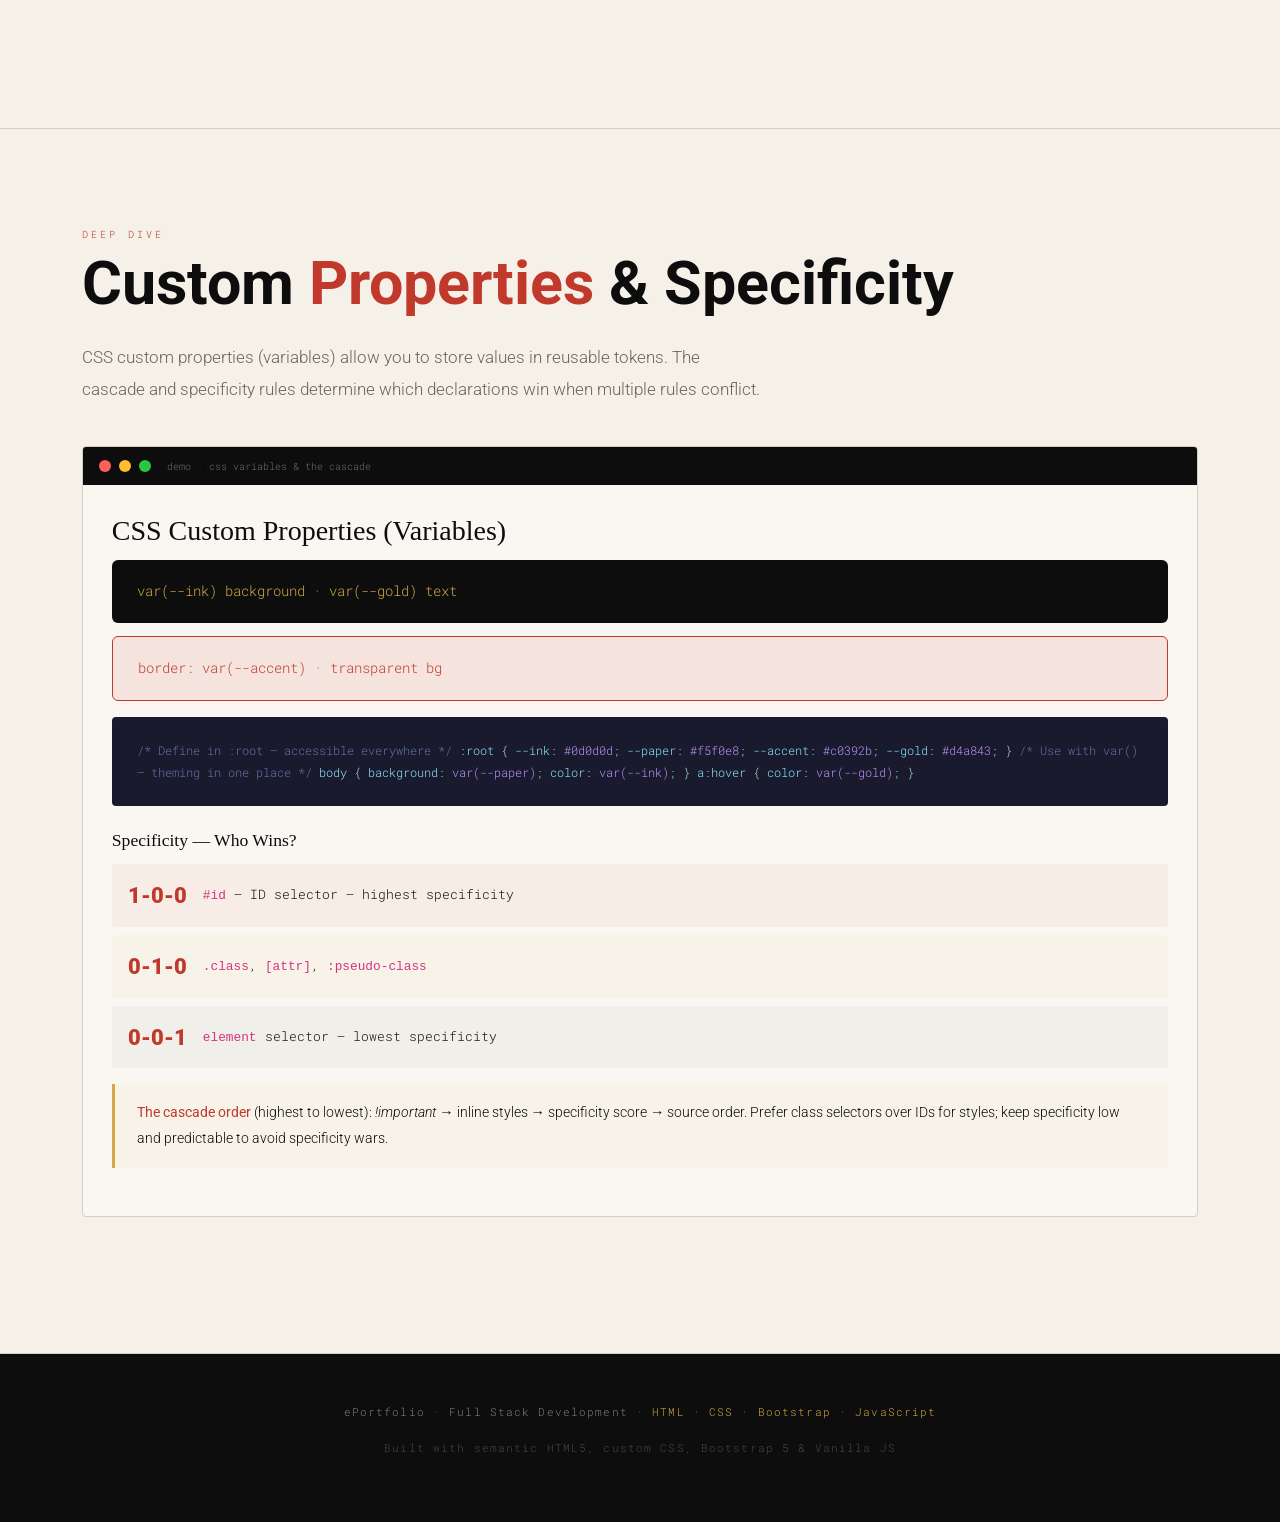
<file: css.html>
<!DOCTYPE html>
<html lang="en">
<head>
  <meta charset="UTF-8" />
  <meta name="viewport" content="width=device-width, initial-scale=1.0" />
  <title>CSS — ePortfolio</title>
  <link href="https://fonts.googleapis.com/css2?family=Roboto:wght@300;400;700&family=Roboto+Mono:wght@300;400;500&display=swap" rel="stylesheet" />
  <link href="https://cdn.jsdelivr.net/npm/bootstrap@5.3.2/dist/css/bootstrap.min.css" rel="stylesheet" />
  <link rel="stylesheet" href="shared.css" />
  <style>
    /* Hover cards */
    .css-cards-row { display: flex; gap: 1rem; flex-wrap: wrap; margin-top: 1rem; }
    .css-card {
      flex: 1; min-width: 140px; padding: 1.6rem;
      border-radius: 8px; text-align: center; font-weight: 700; font-size: 0.85rem;
      cursor: pointer;
      transition: transform 0.25s cubic-bezier(.34,1.56,.64,1), box-shadow 0.25s;
      min-height: 110px; display: flex; align-items: center; justify-content: center;
    }
    .css-card:hover { transform: translateY(-6px) scale(1.03); box-shadow: 0 16px 40px rgba(0,0,0,0.15); }
    .cc1 { background: linear-gradient(135deg,#c0392b,#e74c3c); color: #fff; }
    .cc2 { background: linear-gradient(135deg,#1a1a2e,#16213e); color: #a8e6cf; }
    .cc3 { background: linear-gradient(135deg,#d4a843,#f39c12); color: #fff; }
    .cc4 { background: linear-gradient(135deg,#2ecc71,#27ae60); color: #fff; }

    /* Box model */
    .css-box-model { display: flex; align-items: center; justify-content: center; margin-top: 1.5rem; }
    .bm-margin  { background: rgba(255,152,0,0.15);  border: 2px dashed #ff9800; padding: 24px; text-align: center; border-radius: 4px; font-size: 0.7rem; font-family: 'Roboto Mono', monospace; color: #e65100; }
    .bm-border  { background: rgba(76,175,80,0.12);  border: 6px solid #4caf50;  padding: 20px; font-size: 0.7rem; font-family: 'Roboto Mono', monospace; color: #2e7d32; }
    .bm-padding { background: rgba(33,150,243,0.12); border: 2px dashed #2196f3; padding: 18px; font-size: 0.7rem; font-family: 'Roboto Mono', monospace; color: #1565c0; }
    .bm-content { background: #fff3e0; padding: 20px 28px; font-size: 0.8rem; font-family: 'Roboto Mono', monospace; color: var(--ink); font-weight: 700; }

    /* CSS variable demo */
    .var-demo-box {
      padding: 1.2rem 1.6rem;
      border-radius: 6px;
      margin-bottom: 0.8rem;
      font-family: 'Roboto Mono', monospace;
      font-size: 0.85rem;
    }

    /* Specificity pyramid */
    .spec-row {
      display: flex;
      align-items: center;
      gap: 1rem;
      padding: 0.7rem 1rem;
      border-radius: 4px;
      margin-bottom: 0.5rem;
      font-family: 'Roboto Mono', monospace;
      font-size: 0.8rem;
    }
    .spec-num {
      font-family: 'Roboto', sans-serif;
      font-size: 1.4rem;
      font-weight: 900;
      color: var(--accent);
      min-width: 3rem;
    }

    /* Keyframe animation demo */
    @keyframes pulse-demo {
      0%, 100% { transform: scale(1); background: #c0392b; }
      50% { transform: scale(1.15); background: #d4a843; }
    }
    @keyframes spin-demo {
      from { transform: rotate(0deg); }
      to   { transform: rotate(360deg); }
    }
    @keyframes slide-demo {
      0%   { transform: translateX(-40px); opacity: 0; }
      100% { transform: translateX(0);     opacity: 1; }
    }
    .anim-box {
      width: 70px; height: 70px; border-radius: 8px;
      display: flex; align-items: center; justify-content: center;
      font-family: 'Roboto Mono', monospace; font-size: 0.65rem; color: #fff; font-weight: 700;
    }
    .anim-pulse  { background: var(--accent); animation: pulse-demo  1.5s ease-in-out infinite; }
    .anim-spin   { background: var(--gold); color: var(--ink); animation: spin-demo   2s linear infinite; border-radius: 50%; }
    .anim-slide  { background: #1a1a2e; color: var(--code-text); animation: slide-demo 0.6s ease forwards; }
  </style>
</head>
<body>

<!-- ACTIVE TOPIC BADGE -->
<div class="active-topic-badge">03 · CSS</div>

<!-- STICKY NAV -->
<nav class="sticky-nav">
  <a href="index.html" class="brand">ePortfolio</a>
  <a href="fullstack.html">Full Stack</a>
  <a href="html.html">HTML</a>
  <a href="css.html" class="active">CSS</a>
  <a href="bootstrap.html">Bootstrap</a>
  <a href="javascript.html">JavaScript</a>
</nav>

<!-- MAIN SECTION -->
<section class="section" id="css">
  <div class="container">
    <h2 class="section-title"><span>CSS</span> —<br>Styling &amp; Layout</h2>
    <p class="lead-text">
      Cascading Style Sheets (CSS) control the visual presentation of HTML. Modern CSS includes powerful layout tools (Flexbox, Grid), custom properties (variables), transitions, animations, and the cascade — the rules that determine which styles apply when multiple rules target the same element. CSS3, the current iteration, brought modular specifications that browsers implement incrementally.
    </p>

    <!-- Demo 1: Hover cards / transitions -->
    <div class="demo-card">
      <div class="demo-card-header">
        <div class="dot dot-r"></div><div class="dot dot-y"></div><div class="dot dot-g"></div>
        <span class="demo-card-label">demo · transitions &amp; gradients</span>
      </div>
      <div class="demo-card-body">
        <h3 style="font-family:'Playfair Display',serif; margin-bottom:0.5rem;">Demonstration: CSS Transitions &amp; Gradients</h3>
        <p style="font-size:0.88rem; color:var(--muted); margin-bottom:0.5rem;">Hover over the cards below to see CSS <code>transition</code> and <code>transform</code> in action. The spring-like feel comes from a custom cubic-bezier curve.</p>
        <div class="css-cards-row">
          <div class="css-card cc1">Transition<br>transform + shadow</div>
          <div class="css-card cc2">Gradient<br>dark theme</div>
          <div class="css-card cc3">Gradient<br>warm gold</div>
          <div class="css-card cc4">Cubic Bezier<br>spring effect</div>
        </div>
        <div class="code-block" style="margin-top:1.2rem"><span class="cm">/* CSS producing the spring hover effect */</span>
<span class="attr">.css-card</span> {
  <span class="attr">transition</span>: <span class="val">transform 0.25s cubic-bezier(.34,1.56,.64,1),
              box-shadow 0.25s ease</span>;
}
<span class="attr">.css-card:hover</span> {
  <span class="attr">transform</span>: <span class="val">translateY(-6px) scale(1.03)</span>;
  <span class="attr">box-shadow</span>: <span class="val">0 16px 40px rgba(0,0,0,0.15)</span>;
}</div>
        <div class="info-box">
          <strong>cubic-bezier(.34,1.56,.64,1)</strong> creates a spring-like overshoot — the card bounces slightly past its destination before settling. This micro-interaction communicates interactivity far better than a simple <code>linear</code> or <code>ease</code> transition, and adds life to a static layout.
        </div>
      </div>
    </div>

    <!-- Demo 2: Box model -->
    <div class="demo-card">
      <div class="demo-card-header">
        <div class="dot dot-r"></div><div class="dot dot-y"></div><div class="dot dot-g"></div>
        <span class="demo-card-label">demo · the CSS box model</span>
      </div>
      <div class="demo-card-body">
        <h3 style="font-family:'Playfair Display',serif; margin-bottom:0.5rem;">Demonstration: The Box Model</h3>
        <p style="font-size:0.88rem; color:var(--muted); margin-bottom:1rem;">Every HTML element is a rectangular box composed of four layers. Understanding the box model is essential for precise layout control. Setting <code>box-sizing: border-box</code> (a near-universal modern practice) makes width include padding and border, eliminating a common source of layout bugs.</p>
        <div class="css-box-model">
          <div class="bm-margin">
            margin (orange)
            <div class="bm-border">
              border (green)
              <div class="bm-padding">
                padding (blue)
                <div class="bm-content">content area</div>
              </div>
            </div>
          </div>
        </div>
        <div class="code-block" style="margin-top:1.2rem"><span class="attr">.box</span> {
  <span class="attr">margin</span>:      <span class="val">20px</span>;              <span class="cm">/* space OUTSIDE the border */</span>
  <span class="attr">border</span>:      <span class="val">6px solid #4caf50</span>;
  <span class="attr">padding</span>:     <span class="val">16px</span>;              <span class="cm">/* space INSIDE the border  */</span>
  <span class="attr">width</span>:       <span class="val">200px</span>;             <span class="cm">/* width of the content area */</span>
  <span class="attr">box-sizing</span>:  <span class="val">border-box</span>;        <span class="cm">/* include padding+border in width */</span>
}</div>
      </div>
    </div>

    <!-- Demo 3: Flexbox -->
    <div class="demo-card">
      <div class="demo-card-header">
        <div class="dot dot-r"></div><div class="dot dot-y"></div><div class="dot dot-g"></div>
        <span class="demo-card-label">demo · flexbox layout</span>
      </div>
      <div class="demo-card-body">
        <h3 style="font-family:'Playfair Display',serif; margin-bottom:0.5rem;">Demonstration: Flexbox &amp; CSS Grid</h3>
        <p style="font-size:0.88rem; color:var(--muted); margin-bottom:1rem;">Flexbox makes one-dimensional (row or column) layouts trivial. The navigation bar at the top of this page uses Flexbox. Below is a live example demonstrating <code>justify-content</code> and <code>align-items</code>:</p>
        <div style="display:flex; gap:0.5rem; flex-wrap:wrap; background:#fff; border:1px solid var(--border); border-radius:4px; padding:1.2rem; justify-content:space-between; align-items:center;">
          <div style="background:var(--ink);color:#fff;padding:0.5rem 1rem;border-radius:4px;font-size:0.8rem;font-family:'DM Mono',monospace;">flex-start</div>
          <div style="background:var(--accent);color:#fff;padding:1rem 1.4rem;border-radius:4px;font-size:0.8rem;font-family:'DM Mono',monospace;">center (taller)</div>
          <div style="background:var(--gold);color:var(--ink);padding:0.5rem 1rem;border-radius:4px;font-size:0.8rem;font-family:'DM Mono',monospace;">flex-end</div>
        </div>
        <div class="code-block" style="margin-top:1rem"><span class="attr">.container</span> {
  <span class="attr">display</span>:          <span class="val">flex</span>;
  <span class="attr">justify-content</span>:  <span class="val">space-between</span>;  <span class="cm">/* horizontal (main) axis */</span>
  <span class="attr">align-items</span>:      <span class="val">center</span>;         <span class="cm">/* vertical (cross) axis   */</span>
  <span class="attr">gap</span>:              <span class="val">0.5rem</span>;
  <span class="attr">flex-wrap</span>:        <span class="val">wrap</span>;           <span class="cm">/* wrap on small screens   */</span>
}</div>
        <div class="info-box">
          <strong>Flexbox vs Grid:</strong> Use Flexbox for 1D layouts — nav bars, button groups, centering content. Use CSS Grid for 2D layouts — page-level structure, card grids, dashboard panels. They complement each other and are often nested.
        </div>
      </div>
    </div>
  </div>
</section>

<!-- CSS ANIMATIONS -->
<section class="section">
  <div class="container">
    <div class="section-number">Deep Dive</div>
    <h2 class="section-title">CSS <span>Animations</span></h2>
    <p class="lead-text">
      CSS animations use <code>@keyframes</code> to define intermediate states, and the <code>animation</code> property to apply them. Unlike transitions (which require a trigger like hover), animations run automatically and can loop.
    </p>

    <div class="demo-card">
      <div class="demo-card-header">
        <div class="dot dot-r"></div><div class="dot dot-y"></div><div class="dot dot-g"></div>
        <span class="demo-card-label">demo · @keyframes animations</span>
      </div>
      <div class="demo-card-body">
        <div style="display:flex; gap:2rem; flex-wrap:wrap; align-items:center; margin-bottom:1.5rem;">
          <div style="text-align:center;">
            <div class="anim-box anim-pulse">pulse</div>
            <p style="font-size:0.72rem; font-family:'DM Mono',monospace; color:var(--muted); margin-top:0.5rem;">scale + color</p>
          </div>
          <div style="text-align:center;">
            <div class="anim-box anim-spin">spin</div>
            <p style="font-size:0.72rem; font-family:'DM Mono',monospace; color:var(--muted); margin-top:0.5rem;">rotate 360°</p>
          </div>
          <div style="text-align:center;">
            <div class="anim-box anim-slide">slide</div>
            <p style="font-size:0.72rem; font-family:'DM Mono',monospace; color:var(--muted); margin-top:0.5rem;">translateX</p>
          </div>
        </div>
        <div class="code-block"><span class="cm">/* Pulse animation */</span>
<span class="kw">@keyframes</span> <span class="attr">pulse</span> {
  <span class="val">0%, 100%</span> { <span class="attr">transform</span>: <span class="val">scale(1)</span>; }
  <span class="val">50%</span>       { <span class="attr">transform</span>: <span class="val">scale(1.15)</span>; }
}

<span class="attr">.element</span> {
  <span class="attr">animation</span>: <span class="val">pulse 1.5s ease-in-out infinite</span>;
  <span class="cm">/*        name  duration  easing    iteration-count */</span>
}</div>
        <div class="info-box">
          <strong>Performance tip:</strong> Only animate <code>transform</code> and <code>opacity</code> for GPU-accelerated, jank-free animations. Animating <code>width</code>, <code>height</code>, <code>top</code>, or <code>margin</code> triggers layout recalculation on every frame — expensive on complex pages. Use <code>will-change: transform</code> to hint the browser to promote the element to its own compositor layer.
        </div>
      </div>
    </div>
  </div>
</section>

<!-- CSS VARIABLES & SPECIFICITY -->
<section class="section">
  <div class="container">
    <div class="section-number">Deep Dive</div>
    <h2 class="section-title">Custom <span>Properties</span> &amp; Specificity</h2>
    <p class="lead-text">
      CSS custom properties (variables) allow you to store values in reusable tokens. The cascade and specificity rules determine which declarations win when multiple rules conflict.
    </p>

    <div class="demo-card">
      <div class="demo-card-header">
        <div class="dot dot-r"></div><div class="dot dot-y"></div><div class="dot dot-g"></div>
        <span class="demo-card-label">demo · css variables &amp; the cascade</span>
      </div>
      <div class="demo-card-body">
        <h3 style="font-family:'Playfair Display',serif; margin-bottom:0.8rem;">CSS Custom Properties (Variables)</h3>

        <div class="var-demo-box" style="background: var(--ink); color: var(--gold);">var(--ink) background · var(--gold) text</div>
        <div class="var-demo-box" style="background: rgba(192,57,43,0.1); border: 1px solid var(--accent); color: var(--accent);">border: var(--accent) · transparent bg</div>

        <div class="code-block" style="margin-top:1rem"><span class="cm">/* Define in :root — accessible everywhere */</span>
<span class="attr">:root</span> {
  <span class="attr">--ink</span>:    <span class="val">#0d0d0d</span>;
  <span class="attr">--paper</span>:  <span class="val">#f5f0e8</span>;
  <span class="attr">--accent</span>: <span class="val">#c0392b</span>;
  <span class="attr">--gold</span>:   <span class="val">#d4a843</span>;
}

<span class="cm">/* Use with var() — theming in one place */</span>
<span class="attr">body</span>    { <span class="attr">background</span>: <span class="val">var(--paper)</span>; <span class="attr">color</span>: <span class="val">var(--ink)</span>; }
<span class="attr">a:hover</span> { <span class="attr">color</span>: <span class="val">var(--gold)</span>; }</div>

        <h3 style="font-family:'Playfair Display',serif; font-size:1.1rem; margin-top:1.5rem; margin-bottom:0.8rem;">Specificity — Who Wins?</h3>
        <div class="spec-row" style="background:rgba(192,57,43,0.06);">
          <div class="spec-num">1-0-0</div>
          <div><code style="font-family:'DM Mono',monospace; font-size:0.8rem;">#id</code> — ID selector — highest specificity</div>
        </div>
        <div class="spec-row" style="background:rgba(212,168,67,0.06);">
          <div class="spec-num">0-1-0</div>
          <div><code style="font-family:'DM Mono',monospace; font-size:0.8rem;">.class</code>, <code style="font-family:'DM Mono',monospace; font-size:0.8rem;">[attr]</code>, <code style="font-family:'DM Mono',monospace; font-size:0.8rem;">:pseudo-class</code></div>
        </div>
        <div class="spec-row" style="background:rgba(107,100,89,0.06);">
          <div class="spec-num">0-0-1</div>
          <div><code style="font-family:'DM Mono',monospace; font-size:0.8rem;">element</code> selector — lowest specificity</div>
        </div>
        <div class="info-box" style="margin-top:1rem">
          <strong>The cascade order</strong> (highest to lowest): <em>!important</em> → inline styles → specificity score → source order. Prefer class selectors over IDs for styles; keep specificity low and predictable to avoid specificity wars.
        </div>
      </div>
    </div>
  </div>
</section>

<footer>
  <p>ePortfolio · Full Stack Development · <span>HTML · CSS · Bootstrap · JavaScript</span></p>
  <p style="margin-top:0.5rem;opacity:0.5;">Built with semantic HTML5, custom CSS, Bootstrap 5 &amp; Vanilla JS</p>
</footer>

<script src="https://cdn.jsdelivr.net/npm/bootstrap@5.3.2/dist/js/bootstrap.bundle.min.js"></script>
</body>
</html>
</file>
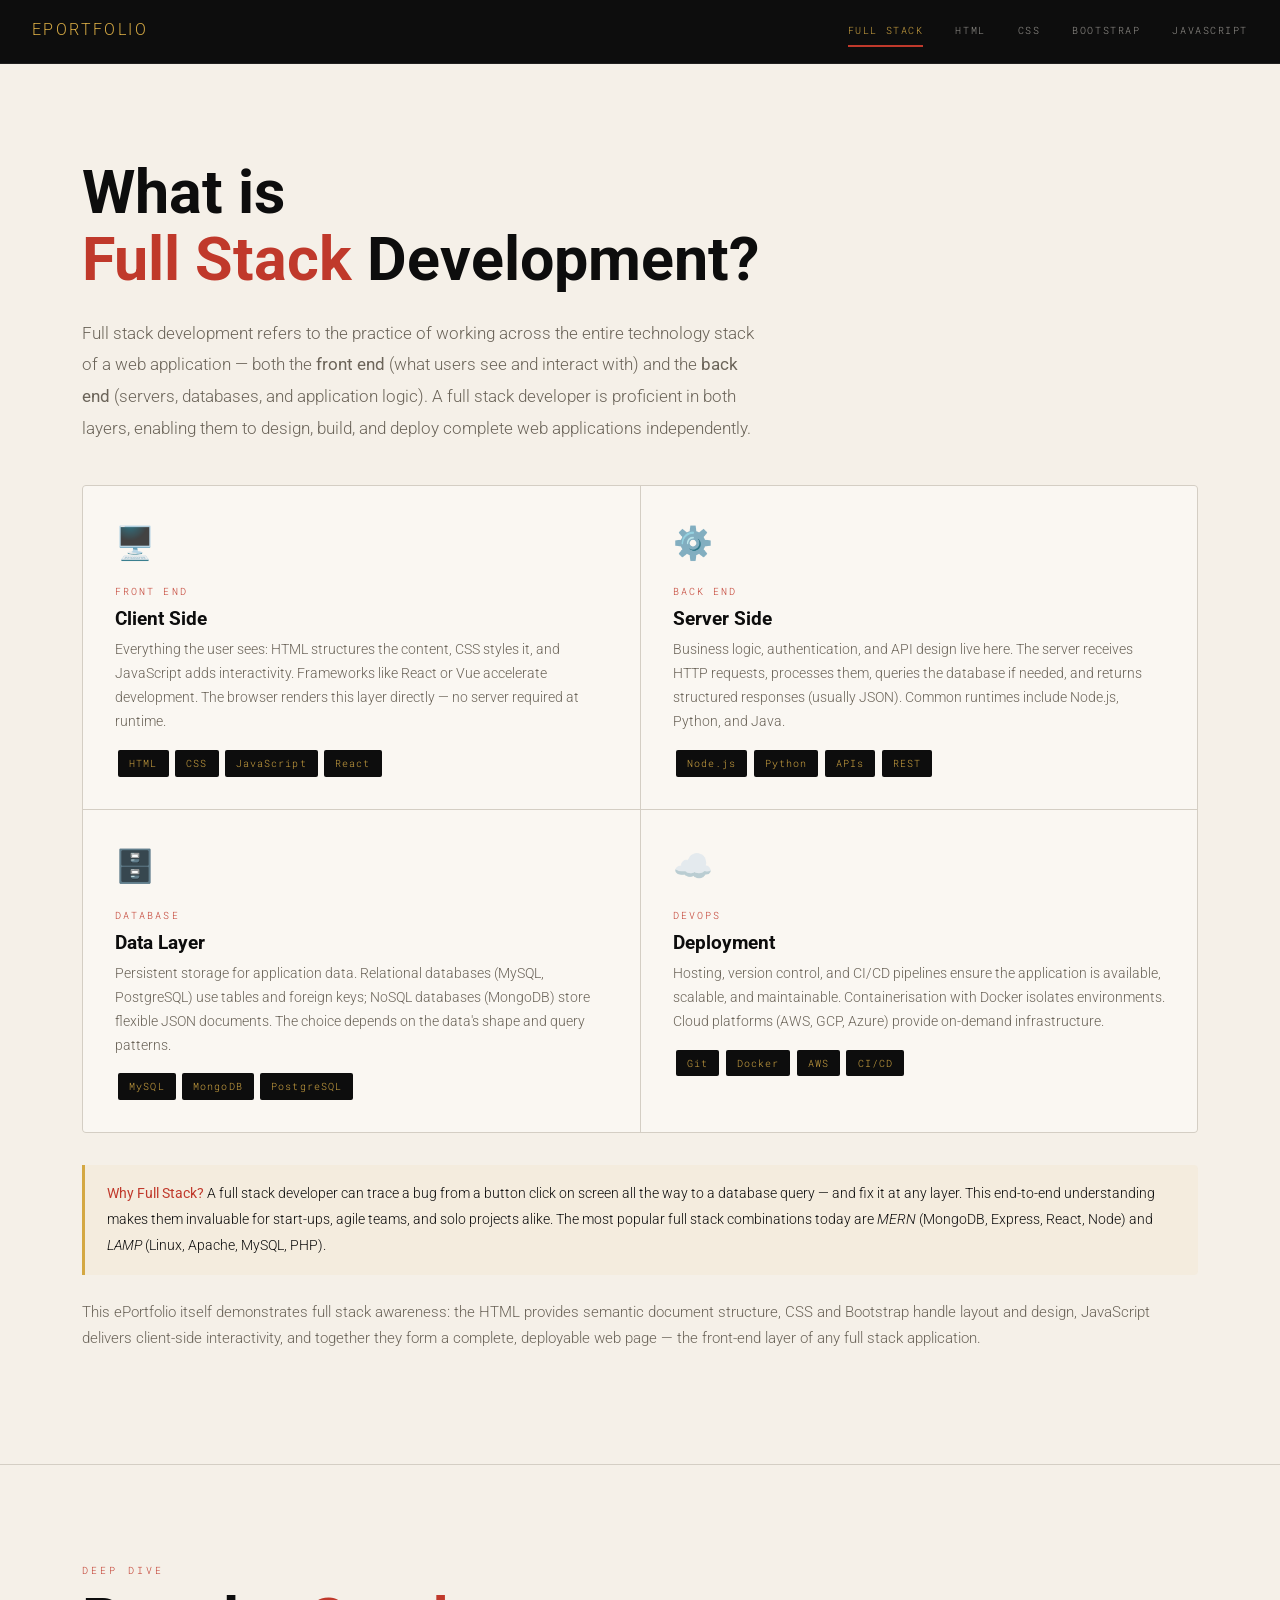
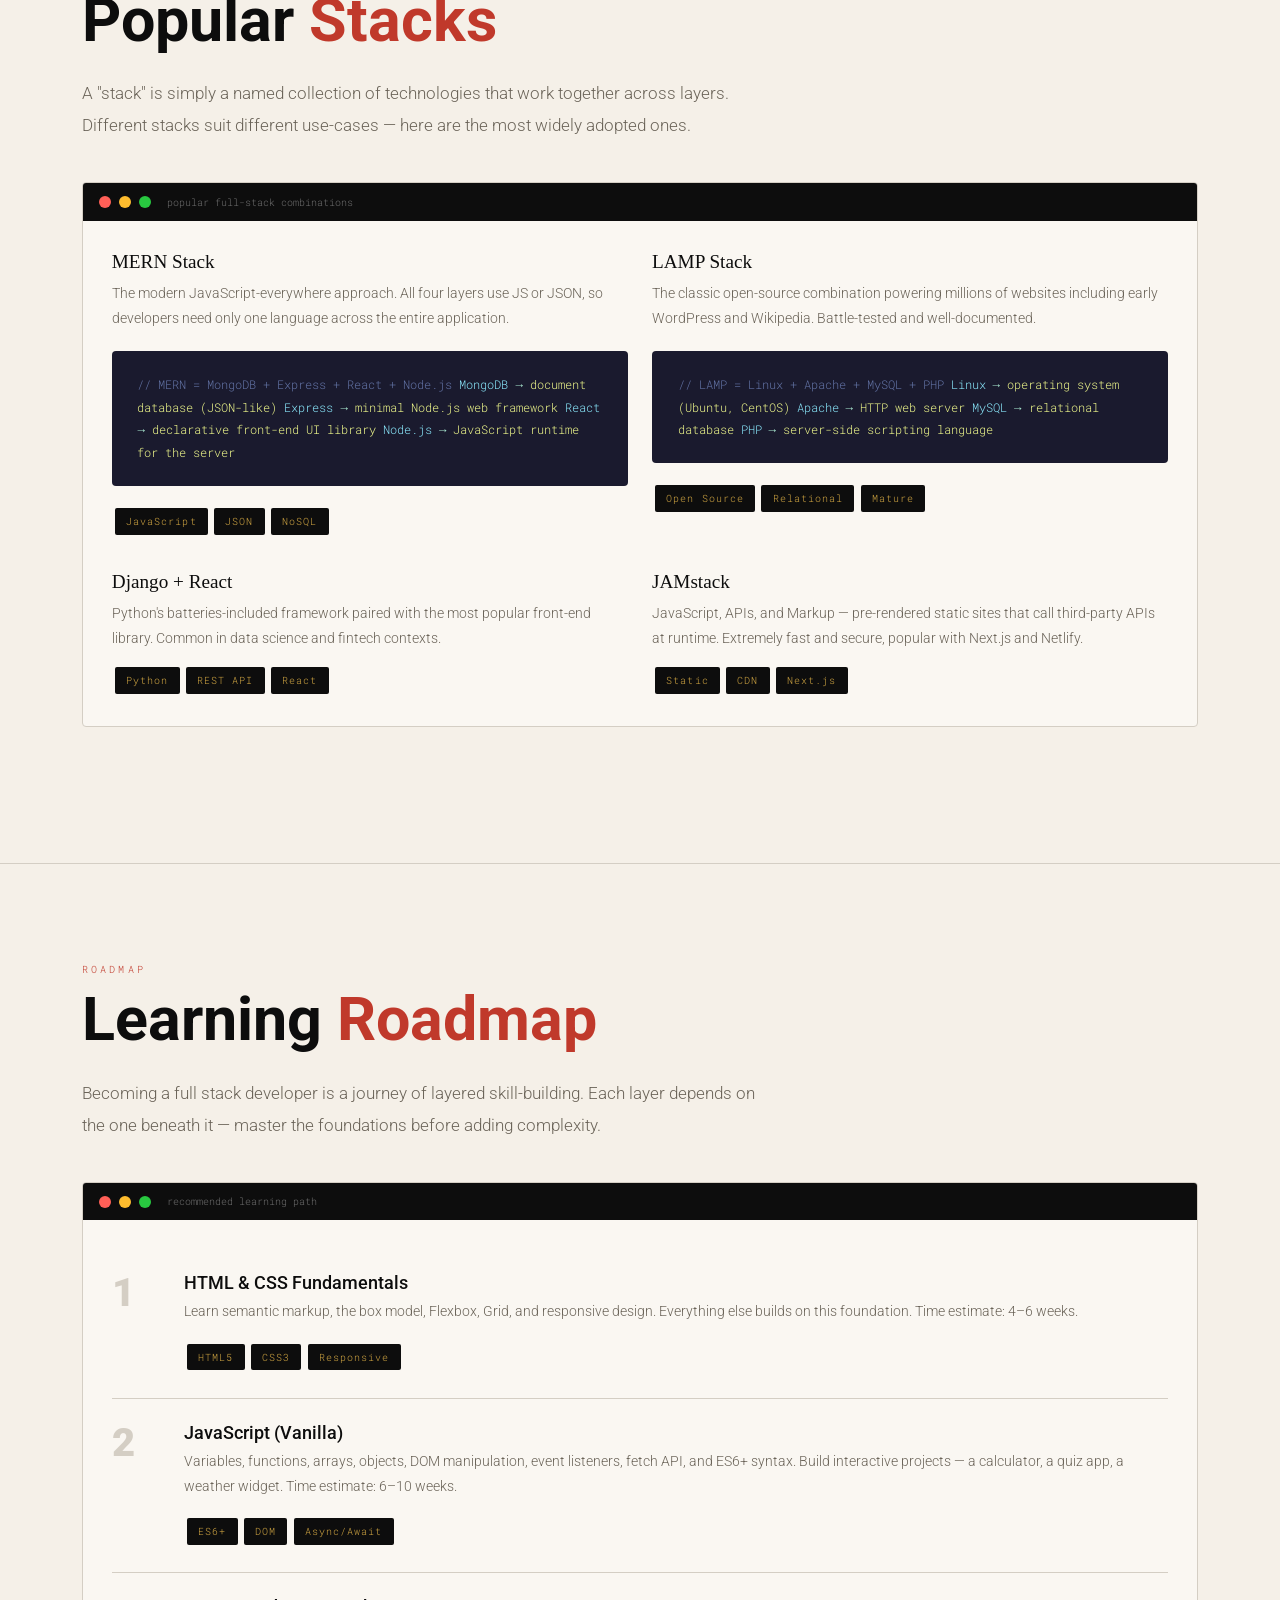
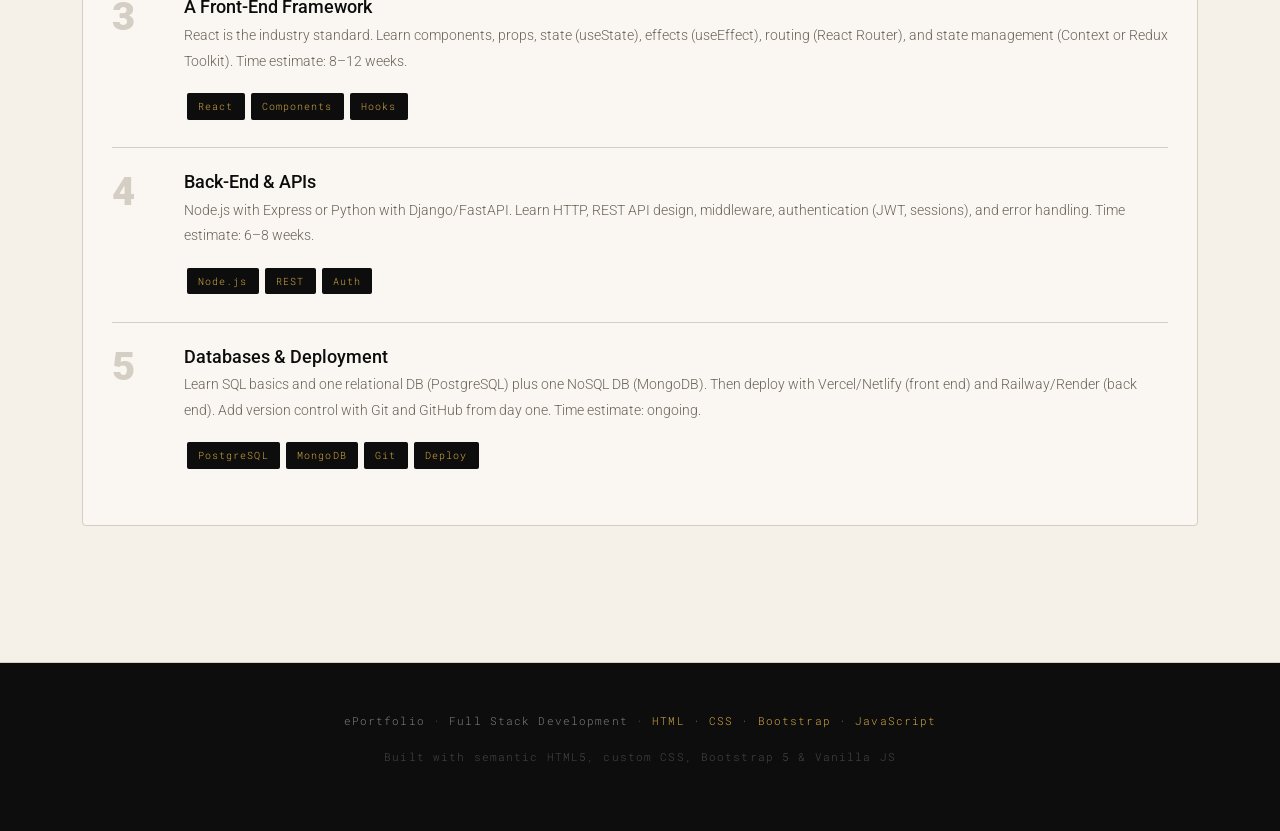
<file: fullstack.html>
<!DOCTYPE html>
<html lang="en">
<head>
  <meta charset="UTF-8" />
  <meta name="viewport" content="width=device-width, initial-scale=1.0" />
  <title>Full Stack Development — ePortfolio</title>
  <link href="https://fonts.googleapis.com/css2?family=Roboto:wght@300;400;700&family=Roboto+Mono:wght@300;400;500&display=swap" rel="stylesheet" />
  <link href="https://cdn.jsdelivr.net/npm/bootstrap@5.3.2/dist/css/bootstrap.min.css" rel="stylesheet" />
  <link rel="stylesheet" href="shared.css" />
  <style>
    .stack-diagram {
      display: grid;
      grid-template-columns: 1fr 1fr;
      gap: 1px;
      background: var(--border);
      border: 1px solid var(--border);
      border-radius: 4px;
      overflow: hidden;
      margin-top: 1.5rem;
    }
    .stack-layer {
      padding: 1.8rem 2rem;
      background: var(--card-bg);
      transition: background 0.2s;
      min-height: 220px;
    }
    .stack-layer:hover { background: #fff; }
    .stack-layer-icon { font-size: 2rem; margin-bottom: 0.6rem; }
    .stack-layer-label {
      font-family: 'Roboto Mono', monospace;
      font-size: 0.65rem;
      letter-spacing: 0.2em;
      text-transform: uppercase;
      color: var(--accent);
      margin-bottom: 0.4rem;
    }
    .stack-layer h4 { font-family: 'Roboto', sans-serif; font-size: 1.2rem; font-weight: 700; margin-bottom: 0.5rem; }
    .stack-layer p { font-size: 0.88rem; color: var(--muted); line-height: 1.7; margin-bottom: 0.8rem; }

    .roadmap-step {
      display: flex;
      gap: 1.5rem;
      padding: 1.5rem 0;
      border-bottom: 1px solid var(--border);
    }
    .roadmap-step:last-child { border-bottom: none; }
    .roadmap-num {
      font-family: 'Roboto', sans-serif;
      font-size: 2.5rem;
      font-weight: 900;
      color: var(--border);
      line-height: 1;
      flex-shrink: 0;
      width: 3rem;
    }
    .roadmap-content h4 { font-family: 'Roboto', sans-serif; font-size: 1.1rem; margin-bottom: 0.3rem; }
    .roadmap-content p { font-size: 0.88rem; color: var(--muted); }

    @media (max-width: 640px) { .stack-diagram { grid-template-columns: 1fr; } }
  </style>
</head>
<body>

<!-- ACTIVE TOPIC BADGE -->
<div class="active-topic-badge">01 · Full Stack</div>

<!-- STICKY NAV -->
<nav class="sticky-nav">
  <a href="index.html" class="brand">ePortfolio</a>
  <a href="fullstack.html" class="active">Full Stack</a>
  <a href="html.html">HTML</a>
  <a href="css.html">CSS</a>
  <a href="bootstrap.html">Bootstrap</a>
  <a href="javascript.html">JavaScript</a>
</nav>

<!-- SECTION -->
<section class="section" id="fullstack">
  <div class="container">
    <h2 class="section-title">What is<br><span>Full Stack</span> Development?</h2>
    <p class="lead-text">
      Full stack development refers to the practice of working across the entire technology stack of a web application — both the <strong>front end</strong> (what users see and interact with) and the <strong>back end</strong> (servers, databases, and application logic). A full stack developer is proficient in both layers, enabling them to design, build, and deploy complete web applications independently.
    </p>

    <!-- The Four Layers -->
    <div class="stack-diagram">
      <div class="stack-layer">
        <div class="stack-layer-icon">🖥️</div>
        <div class="stack-layer-label">Front End</div>
        <h4>Client Side</h4>
        <p>Everything the user sees: HTML structures the content, CSS styles it, and JavaScript adds interactivity. Frameworks like React or Vue accelerate development. The browser renders this layer directly — no server required at runtime.</p>
        <div><span class="tag">HTML</span><span class="tag">CSS</span><span class="tag">JavaScript</span><span class="tag">React</span></div>
      </div>
      <div class="stack-layer">
        <div class="stack-layer-icon">⚙️</div>
        <div class="stack-layer-label">Back End</div>
        <h4>Server Side</h4>
        <p>Business logic, authentication, and API design live here. The server receives HTTP requests, processes them, queries the database if needed, and returns structured responses (usually JSON). Common runtimes include Node.js, Python, and Java.</p>
        <div><span class="tag">Node.js</span><span class="tag">Python</span><span class="tag">APIs</span><span class="tag">REST</span></div>
      </div>
      <div class="stack-layer">
        <div class="stack-layer-icon">🗄️</div>
        <div class="stack-layer-label">Database</div>
        <h4>Data Layer</h4>
        <p>Persistent storage for application data. Relational databases (MySQL, PostgreSQL) use tables and foreign keys; NoSQL databases (MongoDB) store flexible JSON documents. The choice depends on the data's shape and query patterns.</p>
        <div><span class="tag">MySQL</span><span class="tag">MongoDB</span><span class="tag">PostgreSQL</span></div>
      </div>
      <div class="stack-layer">
        <div class="stack-layer-icon">☁️</div>
        <div class="stack-layer-label">DevOps</div>
        <h4>Deployment</h4>
        <p>Hosting, version control, and CI/CD pipelines ensure the application is available, scalable, and maintainable. Containerisation with Docker isolates environments. Cloud platforms (AWS, GCP, Azure) provide on-demand infrastructure.</p>
        <div><span class="tag">Git</span><span class="tag">Docker</span><span class="tag">AWS</span><span class="tag">CI/CD</span></div>
      </div>
    </div>

    <div class="info-box" style="margin-top:2rem">
      <strong>Why Full Stack?</strong> A full stack developer can trace a bug from a button click on screen all the way to a database query — and fix it at any layer. This end-to-end understanding makes them invaluable for start-ups, agile teams, and solo projects alike. The most popular full stack combinations today are <em>MERN</em> (MongoDB, Express, React, Node) and <em>LAMP</em> (Linux, Apache, MySQL, PHP).
    </div>

    <p style="margin-top:1.5rem; font-size:0.92rem; color:var(--muted)">
      This ePortfolio itself demonstrates full stack awareness: the HTML provides semantic document structure, CSS and Bootstrap handle layout and design, JavaScript delivers client-side interactivity, and together they form a complete, deployable web page — the front-end layer of any full stack application.
    </p>
  </div>
</section>

<!-- POPULAR STACKS SECTION -->
<section class="section">
  <div class="container">
    <div class="section-number">Deep Dive</div>
    <h2 class="section-title">Popular <span>Stacks</span></h2>
    <p class="lead-text">
      A "stack" is simply a named collection of technologies that work together across layers. Different stacks suit different use-cases — here are the most widely adopted ones.
    </p>

    <div class="demo-card">
      <div class="demo-card-header">
        <div class="dot dot-r"></div><div class="dot dot-y"></div><div class="dot dot-g"></div>
        <span class="demo-card-label">popular full-stack combinations</span>
      </div>
      <div class="demo-card-body">
        <div class="row g-4">
          <div class="col-md-6">
            <h4 style="font-family:'Playfair Display',serif; font-size:1.2rem; margin-bottom:0.5rem;">MERN Stack</h4>
            <p style="font-size:0.88rem; color:var(--muted); margin-bottom:0.8rem;">The modern JavaScript-everywhere approach. All four layers use JS or JSON, so developers need only one language across the entire application.</p>
            <div class="code-block"><span class="cm">// MERN = MongoDB + Express + React + Node.js</span>
<span class="attr">MongoDB</span>  → <span class="str">document database (JSON-like)</span>
<span class="attr">Express</span>  → <span class="str">minimal Node.js web framework</span>
<span class="attr">React</span>    → <span class="str">declarative front-end UI library</span>
<span class="attr">Node.js</span>  → <span class="str">JavaScript runtime for the server</span></div>
            <div><span class="tag">JavaScript</span><span class="tag">JSON</span><span class="tag">NoSQL</span></div>
          </div>
          <div class="col-md-6">
            <h4 style="font-family:'Playfair Display',serif; font-size:1.2rem; margin-bottom:0.5rem;">LAMP Stack</h4>
            <p style="font-size:0.88rem; color:var(--muted); margin-bottom:0.8rem;">The classic open-source combination powering millions of websites including early WordPress and Wikipedia. Battle-tested and well-documented.</p>
            <div class="code-block"><span class="cm">// LAMP = Linux + Apache + MySQL + PHP</span>
<span class="attr">Linux</span>   → <span class="str">operating system (Ubuntu, CentOS)</span>
<span class="attr">Apache</span>  → <span class="str">HTTP web server</span>
<span class="attr">MySQL</span>   → <span class="str">relational database</span>
<span class="attr">PHP</span>     → <span class="str">server-side scripting language</span></div>
            <div><span class="tag">Open Source</span><span class="tag">Relational</span><span class="tag">Mature</span></div>
          </div>
        </div>
        <div class="row g-4" style="margin-top:0.5rem;">
          <div class="col-md-6">
            <h4 style="font-family:'Playfair Display',serif; font-size:1.2rem; margin-bottom:0.5rem;">Django + React</h4>
            <p style="font-size:0.88rem; color:var(--muted); margin-bottom:0.8rem;">Python's batteries-included framework paired with the most popular front-end library. Common in data science and fintech contexts.</p>
            <div><span class="tag">Python</span><span class="tag">REST API</span><span class="tag">React</span></div>
          </div>
          <div class="col-md-6">
            <h4 style="font-family:'Playfair Display',serif; font-size:1.2rem; margin-bottom:0.5rem;">JAMstack</h4>
            <p style="font-size:0.88rem; color:var(--muted); margin-bottom:0.8rem;">JavaScript, APIs, and Markup — pre-rendered static sites that call third-party APIs at runtime. Extremely fast and secure, popular with Next.js and Netlify.</p>
            <div><span class="tag">Static</span><span class="tag">CDN</span><span class="tag">Next.js</span></div>
          </div>
        </div>
      </div>
    </div>
  </div>
</section>

<!-- LEARNING ROADMAP -->
<section class="section">
  <div class="container">
    <div class="section-number">Roadmap</div>
    <h2 class="section-title">Learning <span>Roadmap</span></h2>
    <p class="lead-text">
      Becoming a full stack developer is a journey of layered skill-building. Each layer depends on the one beneath it — master the foundations before adding complexity.
    </p>

    <div class="demo-card">
      <div class="demo-card-header">
        <div class="dot dot-r"></div><div class="dot dot-y"></div><div class="dot dot-g"></div>
        <span class="demo-card-label">recommended learning path</span>
      </div>
      <div class="demo-card-body">
        <div class="roadmap-step">
          <div class="roadmap-num">1</div>
          <div class="roadmap-content">
            <h4>HTML &amp; CSS Fundamentals</h4>
            <p>Learn semantic markup, the box model, Flexbox, Grid, and responsive design. Everything else builds on this foundation. Time estimate: 4–6 weeks.</p>
            <div style="margin-top:0.5rem"><span class="tag">HTML5</span><span class="tag">CSS3</span><span class="tag">Responsive</span></div>
          </div>
        </div>
        <div class="roadmap-step">
          <div class="roadmap-num">2</div>
          <div class="roadmap-content">
            <h4>JavaScript (Vanilla)</h4>
            <p>Variables, functions, arrays, objects, DOM manipulation, event listeners, fetch API, and ES6+ syntax. Build interactive projects — a calculator, a quiz app, a weather widget. Time estimate: 6–10 weeks.</p>
            <div style="margin-top:0.5rem"><span class="tag">ES6+</span><span class="tag">DOM</span><span class="tag">Async/Await</span></div>
          </div>
        </div>
        <div class="roadmap-step">
          <div class="roadmap-num">3</div>
          <div class="roadmap-content">
            <h4>A Front-End Framework</h4>
            <p>React is the industry standard. Learn components, props, state (useState), effects (useEffect), routing (React Router), and state management (Context or Redux Toolkit). Time estimate: 8–12 weeks.</p>
            <div style="margin-top:0.5rem"><span class="tag">React</span><span class="tag">Components</span><span class="tag">Hooks</span></div>
          </div>
        </div>
        <div class="roadmap-step">
          <div class="roadmap-num">4</div>
          <div class="roadmap-content">
            <h4>Back-End &amp; APIs</h4>
            <p>Node.js with Express or Python with Django/FastAPI. Learn HTTP, REST API design, middleware, authentication (JWT, sessions), and error handling. Time estimate: 6–8 weeks.</p>
            <div style="margin-top:0.5rem"><span class="tag">Node.js</span><span class="tag">REST</span><span class="tag">Auth</span></div>
          </div>
        </div>
        <div class="roadmap-step">
          <div class="roadmap-num">5</div>
          <div class="roadmap-content">
            <h4>Databases &amp; Deployment</h4>
            <p>Learn SQL basics and one relational DB (PostgreSQL) plus one NoSQL DB (MongoDB). Then deploy with Vercel/Netlify (front end) and Railway/Render (back end). Add version control with Git and GitHub from day one. Time estimate: ongoing.</p>
            <div style="margin-top:0.5rem"><span class="tag">PostgreSQL</span><span class="tag">MongoDB</span><span class="tag">Git</span><span class="tag">Deploy</span></div>
          </div>
        </div>
      </div>
    </div>
  </div>
</section>

<footer>
  <p>ePortfolio · Full Stack Development · <span>HTML · CSS · Bootstrap · JavaScript</span></p>
  <p style="margin-top:0.5rem;opacity:0.5;">Built with semantic HTML5, custom CSS, Bootstrap 5 &amp; Vanilla JS</p>
</footer>

<script src="https://cdn.jsdelivr.net/npm/bootstrap@5.3.2/dist/js/bootstrap.bundle.min.js"></script>
</body>
</html>
</file>
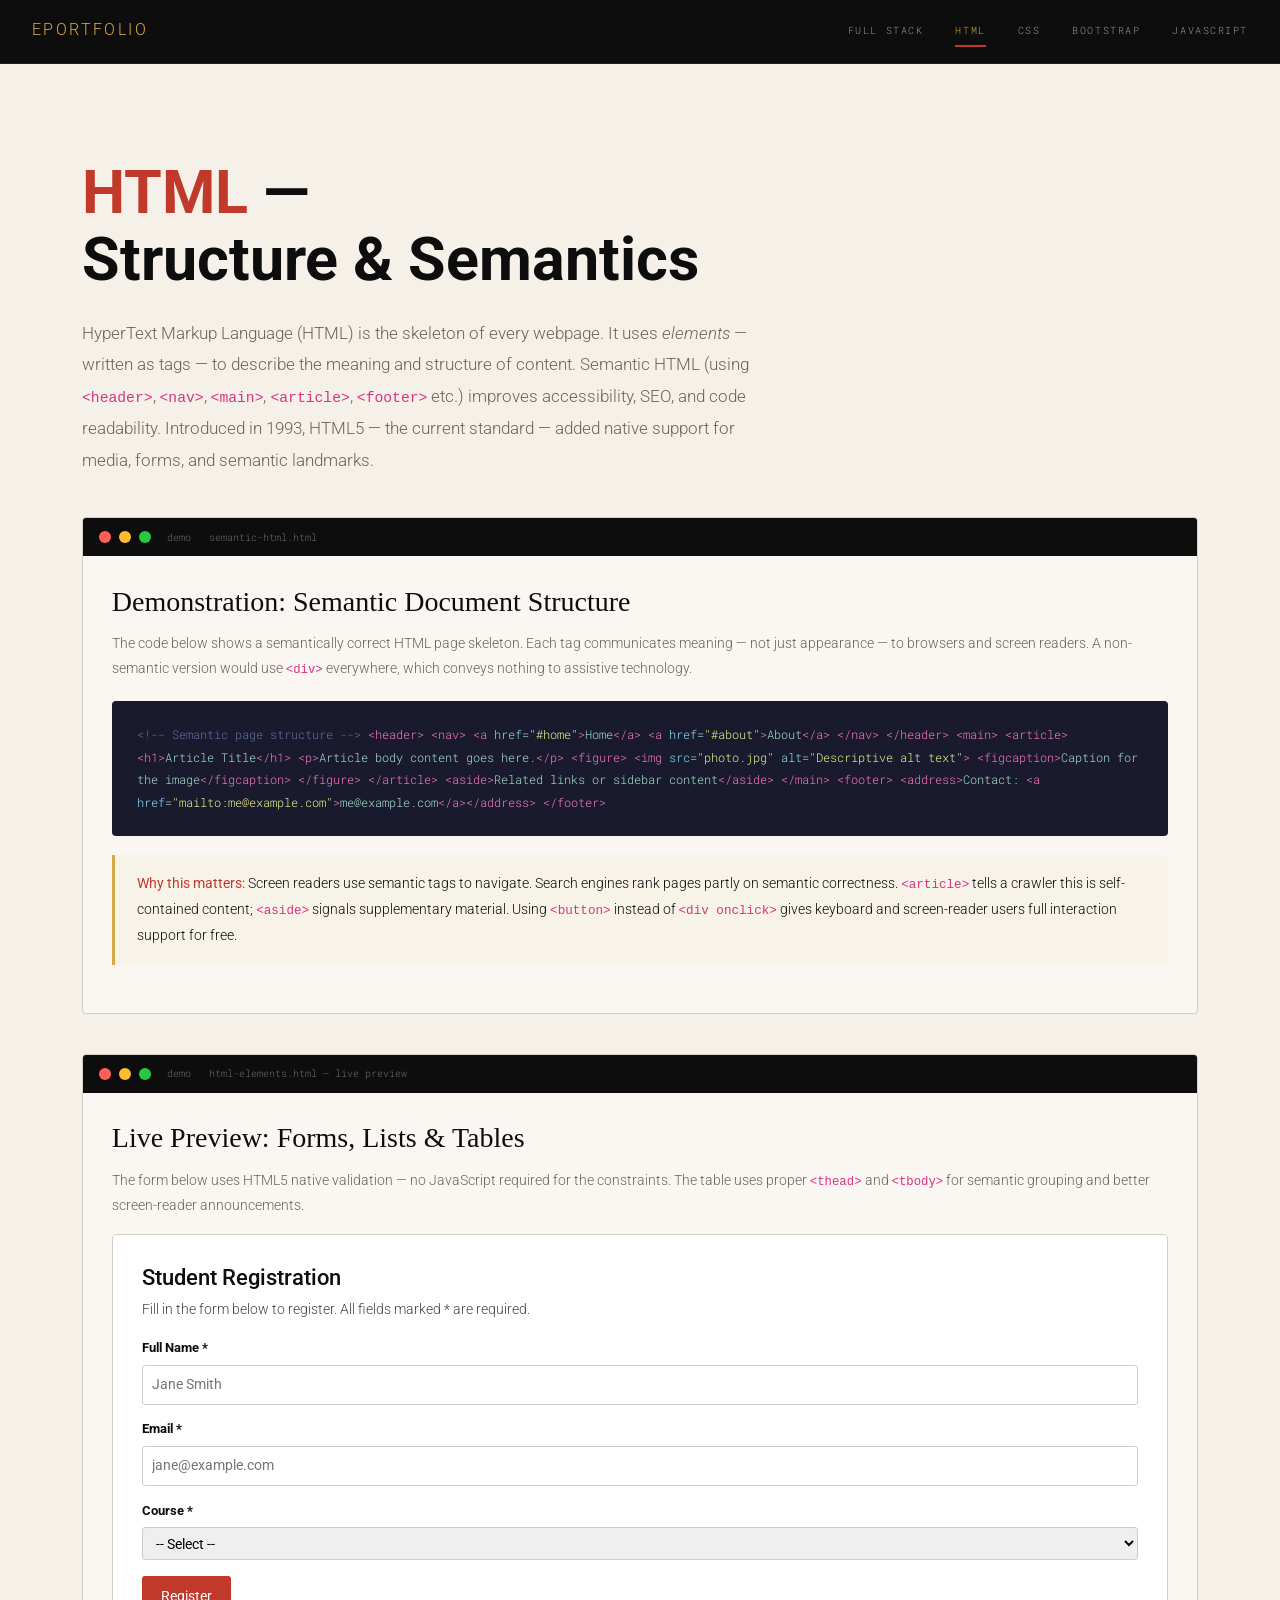
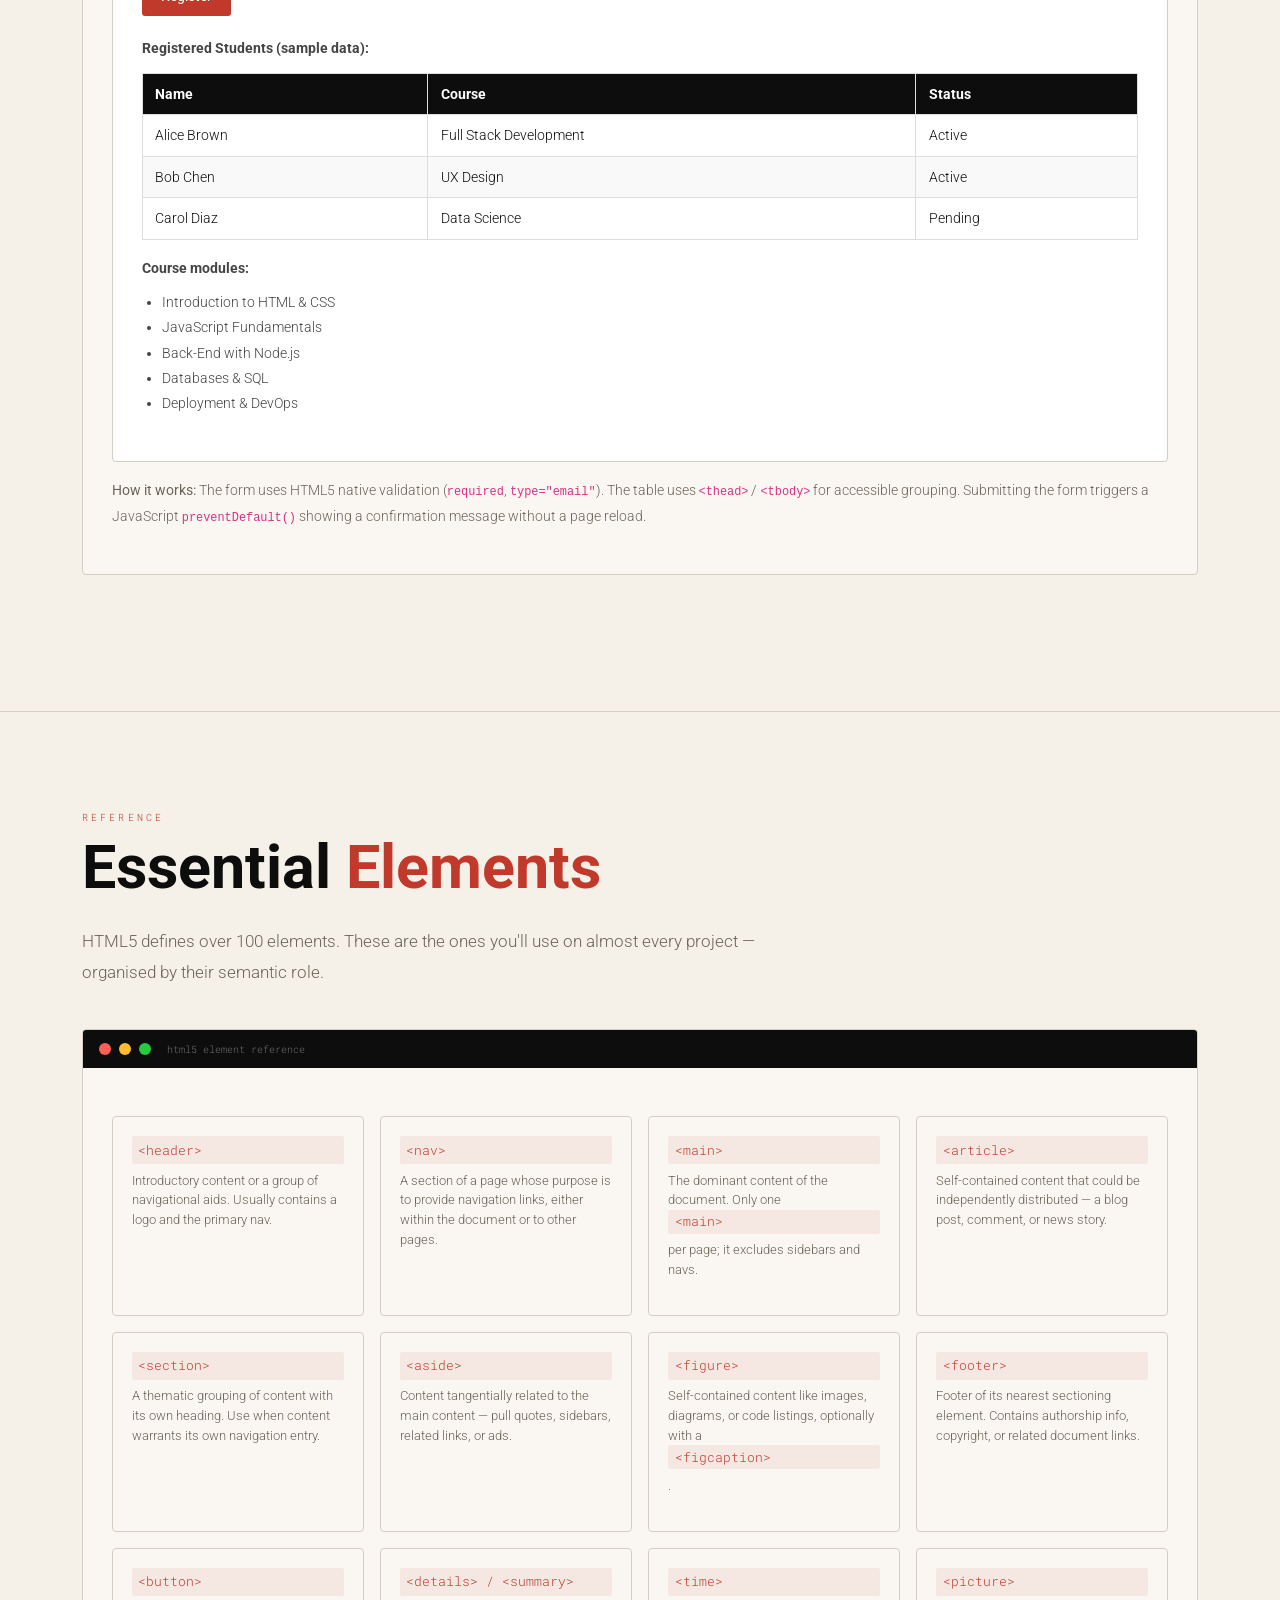
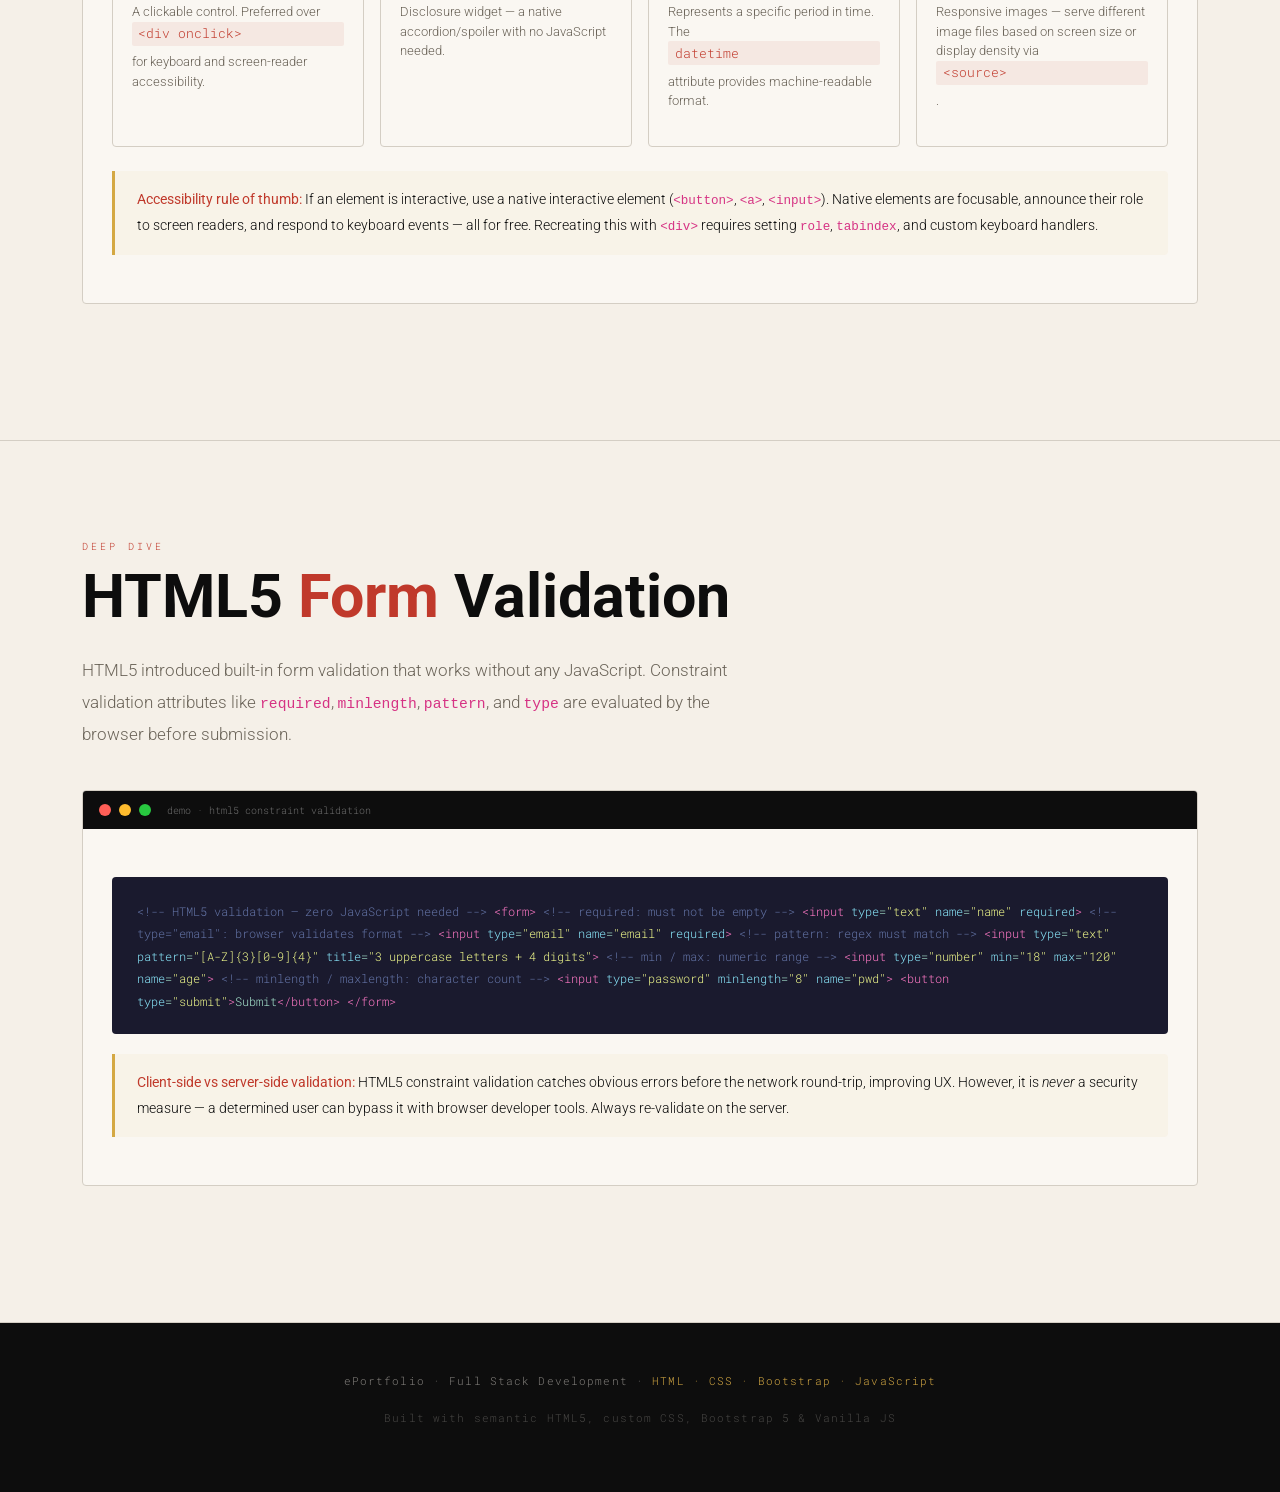
<file: html.html>
<!DOCTYPE html>
<html lang="en">
<head>
  <meta charset="UTF-8" />
  <meta name="viewport" content="width=device-width, initial-scale=1.0" />
  <title>HTML — ePortfolio</title>
  <link href="https://fonts.googleapis.com/css2?family=Roboto:wght@300;400;700&family=Roboto+Mono:wght@300;400;500&display=swap" rel="stylesheet" />
  <link href="https://cdn.jsdelivr.net/npm/bootstrap@5.3.2/dist/css/bootstrap.min.css" rel="stylesheet" />
  <link rel="stylesheet" href="shared.css" />
  <style>
    .html-demo-preview {
      border: 1px solid var(--border);
      border-radius: 4px;
      padding: 1.8rem;
      background: #fff;
      margin-top: 1rem;
    }
    .html-demo-preview h2 { font-family: 'Roboto', sans-serif; font-size: 1.4rem; margin-bottom: 0.4rem; }
    .html-demo-preview p  { font-size: 0.9rem; color: #444; margin-bottom: 0.6rem; }
    .html-demo-preview ul { padding-left: 1.3rem; font-size: 0.9rem; color: #444; }
    .html-demo-preview table { width: 100%; border-collapse: collapse; font-size: 0.85rem; margin-top: 0.8rem; }
    .html-demo-preview th, .html-demo-preview td { border: 1px solid #ddd; padding: 0.5rem 0.8rem; text-align: left; }
    .html-demo-preview th { background: var(--ink); color: #fff; }
    .html-demo-preview tr:nth-child(even) td { background: #f9f9f9; }

    .element-grid {
      display: grid;
      grid-template-columns: repeat(auto-fill, minmax(200px, 1fr));
      gap: 1rem;
      margin-top: 1.2rem;
    }
    .element-card {
      background: var(--card-bg);
      border: 1px solid var(--border);
      border-radius: 4px;
      padding: 1.2rem;
    }
    .element-card code {
      font-family: 'Roboto Mono', monospace;
      font-size: 0.8rem;
      color: var(--accent);
      background: rgba(192,57,43,0.08);
      padding: 0.15rem 0.4rem;
      border-radius: 2px;
      display: block;
      margin-bottom: 0.4rem;
    }
    .element-card p { font-size: 0.82rem; color: var(--muted); line-height: 1.5; }
  </style>
</head>
<body>

<!-- ACTIVE TOPIC BADGE -->
<div class="active-topic-badge">02 · HTML</div>

<!-- STICKY NAV -->
<nav class="sticky-nav">
  <a href="index.html" class="brand">ePortfolio</a>
  <a href="fullstack.html">Full Stack</a>
  <a href="html.html" class="active">HTML</a>
  <a href="css.html">CSS</a>
  <a href="bootstrap.html">Bootstrap</a>
  <a href="javascript.html">JavaScript</a>
</nav>

<!-- MAIN SECTION -->
<section class="section" id="html">
  <div class="container">
    <h2 class="section-title"><span>HTML</span> —<br>Structure &amp; Semantics</h2>
    <p class="lead-text">
      HyperText Markup Language (HTML) is the skeleton of every webpage. It uses <em>elements</em> — written as tags — to describe the meaning and structure of content. Semantic HTML (using <code>&lt;header&gt;</code>, <code>&lt;nav&gt;</code>, <code>&lt;main&gt;</code>, <code>&lt;article&gt;</code>, <code>&lt;footer&gt;</code> etc.) improves accessibility, SEO, and code readability. Introduced in 1993, HTML5 — the current standard — added native support for media, forms, and semantic landmarks.
    </p>

    <!-- Demo 1: Semantic Structure -->
    <div class="demo-card">
      <div class="demo-card-header">
        <div class="dot dot-r"></div><div class="dot dot-y"></div><div class="dot dot-g"></div>
        <span class="demo-card-label">demo · semantic-html.html</span>
      </div>
      <div class="demo-card-body">
        <h3 style="font-family:'Playfair Display',serif; margin-bottom:0.8rem;">Demonstration: Semantic Document Structure</h3>
        <p style="font-size:0.88rem; color:var(--muted); margin-bottom:1rem;">The code below shows a semantically correct HTML page skeleton. Each tag communicates meaning — not just appearance — to browsers and screen readers. A non-semantic version would use <code>&lt;div&gt;</code> everywhere, which conveys nothing to assistive technology.</p>

        <div class="code-block"><span class="cm">&lt;!-- Semantic page structure --&gt;</span>
<span class="kw">&lt;header&gt;</span>
  <span class="kw">&lt;nav&gt;</span>
    <span class="kw">&lt;a</span> <span class="attr">href</span>=<span class="str">"#home"</span><span class="kw">&gt;</span>Home<span class="kw">&lt;/a&gt;</span>
    <span class="kw">&lt;a</span> <span class="attr">href</span>=<span class="str">"#about"</span><span class="kw">&gt;</span>About<span class="kw">&lt;/a&gt;</span>
  <span class="kw">&lt;/nav&gt;</span>
<span class="kw">&lt;/header&gt;</span>

<span class="kw">&lt;main&gt;</span>
  <span class="kw">&lt;article&gt;</span>
    <span class="kw">&lt;h1&gt;</span>Article Title<span class="kw">&lt;/h1&gt;</span>
    <span class="kw">&lt;p&gt;</span>Article body content goes here.<span class="kw">&lt;/p&gt;</span>
    <span class="kw">&lt;figure&gt;</span>
      <span class="kw">&lt;img</span> <span class="attr">src</span>=<span class="str">"photo.jpg"</span> <span class="attr">alt</span>=<span class="str">"Descriptive alt text"</span><span class="kw">&gt;</span>
      <span class="kw">&lt;figcaption&gt;</span>Caption for the image<span class="kw">&lt;/figcaption&gt;</span>
    <span class="kw">&lt;/figure&gt;</span>
  <span class="kw">&lt;/article&gt;</span>
  <span class="kw">&lt;aside&gt;</span>Related links or sidebar content<span class="kw">&lt;/aside&gt;</span>
<span class="kw">&lt;/main&gt;</span>

<span class="kw">&lt;footer&gt;</span>
  <span class="kw">&lt;address&gt;</span>Contact: <span class="kw">&lt;a</span> <span class="attr">href</span>=<span class="str">"mailto:me@example.com"</span><span class="kw">&gt;</span>me@example.com<span class="kw">&lt;/a&gt;&lt;/address&gt;</span>
<span class="kw">&lt;/footer&gt;</span></div>

        <div class="info-box">
          <strong>Why this matters:</strong> Screen readers use semantic tags to navigate. Search engines rank pages partly on semantic correctness. <code>&lt;article&gt;</code> tells a crawler this is self-contained content; <code>&lt;aside&gt;</code> signals supplementary material. Using <code>&lt;button&gt;</code> instead of <code>&lt;div onclick&gt;</code> gives keyboard and screen-reader users full interaction support for free.
        </div>
      </div>
    </div>

    <!-- Demo 2: Form + Table -->
    <div class="demo-card">
      <div class="demo-card-header">
        <div class="dot dot-r"></div><div class="dot dot-y"></div><div class="dot dot-g"></div>
        <span class="demo-card-label">demo · html-elements.html — live preview</span>
      </div>
      <div class="demo-card-body">
        <h3 style="font-family:'Playfair Display',serif; margin-bottom:0.8rem;">Live Preview: Forms, Lists &amp; Tables</h3>
        <p style="font-size:0.88rem; color:var(--muted); margin-bottom:1rem;">The form below uses HTML5 native validation — no JavaScript required for the constraints. The table uses proper <code>&lt;thead&gt;</code> and <code>&lt;tbody&gt;</code> for semantic grouping and better screen-reader announcements.</p>

        <div class="html-demo-preview">
          <h2>Student Registration</h2>
          <p>Fill in the form below to register. All fields marked * are required.</p>

          <form onsubmit="event.preventDefault(); document.getElementById('form-msg').textContent='✔ Submitted! (demo only)';">
            <label for="name" style="font-size:0.82rem;font-weight:700;display:block;margin-top:0.8rem;">Full Name *</label>
            <input type="text" id="name" placeholder="Jane Smith" required
              style="width:100%;border:1px solid #ccc;padding:0.4rem 0.6rem;border-radius:3px;font-size:0.88rem;margin-top:0.3rem;">

            <label for="email" style="font-size:0.82rem;font-weight:700;display:block;margin-top:0.8rem;">Email *</label>
            <input type="email" id="email" placeholder="jane@example.com" required
              style="width:100%;border:1px solid #ccc;padding:0.4rem 0.6rem;border-radius:3px;font-size:0.88rem;margin-top:0.3rem;">

            <label for="course" style="font-size:0.82rem;font-weight:700;display:block;margin-top:0.8rem;">Course *</label>
            <select id="course" style="width:100%;border:1px solid #ccc;padding:0.4rem 0.6rem;border-radius:3px;font-size:0.88rem;margin-top:0.3rem;">
              <option value="">-- Select --</option>
              <option>Full Stack Development</option>
              <option>UX Design</option>
              <option>Data Science</option>
            </select>

            <button type="submit"
              style="margin-top:1rem;background:#c0392b;color:#fff;border:none;padding:0.5rem 1.2rem;border-radius:3px;font-size:0.85rem;cursor:pointer;">
              Register
            </button>
            <p id="form-msg" style="color:green;font-size:0.85rem;margin-top:0.5rem;"></p>
          </form>

          <p style="margin-top:1.2rem;font-size:0.85rem;font-weight:700;">Registered Students (sample data):</p>
          <table>
            <thead><tr><th>Name</th><th>Course</th><th>Status</th></tr></thead>
            <tbody>
              <tr><td>Alice Brown</td><td>Full Stack Development</td><td>Active</td></tr>
              <tr><td>Bob Chen</td><td>UX Design</td><td>Active</td></tr>
              <tr><td>Carol Diaz</td><td>Data Science</td><td>Pending</td></tr>
            </tbody>
          </table>

          <p style="margin-top:1rem;font-size:0.85rem;font-weight:700;">Course modules:</p>
          <ul style="font-size:0.88rem;color:#444;">
            <li>Introduction to HTML &amp; CSS</li>
            <li>JavaScript Fundamentals</li>
            <li>Back-End with Node.js</li>
            <li>Databases &amp; SQL</li>
            <li>Deployment &amp; DevOps</li>
          </ul>
        </div>

        <p style="margin-top:1rem; font-size:0.85rem; color:var(--muted);">
          <strong>How it works:</strong> The form uses HTML5 native validation (<code>required</code>, <code>type="email"</code>). The table uses <code>&lt;thead&gt;</code> / <code>&lt;tbody&gt;</code> for accessible grouping. Submitting the form triggers a JavaScript <code>preventDefault()</code> showing a confirmation message without a page reload.
        </p>
      </div>
    </div>
  </div>
</section>

<!-- KEY ELEMENTS REFERENCE -->
<section class="section">
  <div class="container">
    <div class="section-number">Reference</div>
    <h2 class="section-title">Essential <span>Elements</span></h2>
    <p class="lead-text">
      HTML5 defines over 100 elements. These are the ones you'll use on almost every project — organised by their semantic role.
    </p>

    <div class="demo-card">
      <div class="demo-card-header">
        <div class="dot dot-r"></div><div class="dot dot-y"></div><div class="dot dot-g"></div>
        <span class="demo-card-label">html5 element reference</span>
      </div>
      <div class="demo-card-body">
        <div class="element-grid">
          <div class="element-card"><code>&lt;header&gt;</code><p>Introductory content or a group of navigational aids. Usually contains a logo and the primary nav.</p></div>
          <div class="element-card"><code>&lt;nav&gt;</code><p>A section of a page whose purpose is to provide navigation links, either within the document or to other pages.</p></div>
          <div class="element-card"><code>&lt;main&gt;</code><p>The dominant content of the document. Only one <code>&lt;main&gt;</code> per page; it excludes sidebars and navs.</p></div>
          <div class="element-card"><code>&lt;article&gt;</code><p>Self-contained content that could be independently distributed — a blog post, comment, or news story.</p></div>
          <div class="element-card"><code>&lt;section&gt;</code><p>A thematic grouping of content with its own heading. Use when content warrants its own navigation entry.</p></div>
          <div class="element-card"><code>&lt;aside&gt;</code><p>Content tangentially related to the main content — pull quotes, sidebars, related links, or ads.</p></div>
          <div class="element-card"><code>&lt;figure&gt;</code><p>Self-contained content like images, diagrams, or code listings, optionally with a <code>&lt;figcaption&gt;</code>.</p></div>
          <div class="element-card"><code>&lt;footer&gt;</code><p>Footer of its nearest sectioning element. Contains authorship info, copyright, or related document links.</p></div>
          <div class="element-card"><code>&lt;button&gt;</code><p>A clickable control. Preferred over <code>&lt;div onclick&gt;</code> for keyboard and screen-reader accessibility.</p></div>
          <div class="element-card"><code>&lt;details&gt; / &lt;summary&gt;</code><p>Disclosure widget — a native accordion/spoiler with no JavaScript needed.</p></div>
          <div class="element-card"><code>&lt;time&gt;</code><p>Represents a specific period in time. The <code>datetime</code> attribute provides machine-readable format.</p></div>
          <div class="element-card"><code>&lt;picture&gt;</code><p>Responsive images — serve different image files based on screen size or display density via <code>&lt;source&gt;</code>.</p></div>
        </div>

        <div class="info-box" style="margin-top:1.5rem">
          <strong>Accessibility rule of thumb:</strong> If an element is interactive, use a native interactive element (<code>&lt;button&gt;</code>, <code>&lt;a&gt;</code>, <code>&lt;input&gt;</code>). Native elements are focusable, announce their role to screen readers, and respond to keyboard events — all for free. Recreating this with <code>&lt;div&gt;</code> requires setting <code>role</code>, <code>tabindex</code>, and custom keyboard handlers.
        </div>
      </div>
    </div>
  </div>
</section>

<!-- HTML5 FORMS DEEP DIVE -->
<section class="section">
  <div class="container">
    <div class="section-number">Deep Dive</div>
    <h2 class="section-title">HTML5 <span>Form</span> Validation</h2>
    <p class="lead-text">
      HTML5 introduced built-in form validation that works without any JavaScript. Constraint validation attributes like <code>required</code>, <code>minlength</code>, <code>pattern</code>, and <code>type</code> are evaluated by the browser before submission.
    </p>

    <div class="demo-card">
      <div class="demo-card-header">
        <div class="dot dot-r"></div><div class="dot dot-y"></div><div class="dot dot-g"></div>
        <span class="demo-card-label">demo · html5 constraint validation</span>
      </div>
      <div class="demo-card-body">
        <div class="code-block"><span class="cm">&lt;!-- HTML5 validation — zero JavaScript needed --&gt;</span>
<span class="kw">&lt;form&gt;</span>
  <span class="cm">&lt;!-- required: must not be empty --&gt;</span>
  <span class="kw">&lt;input</span> <span class="attr">type</span>=<span class="str">"text"</span>  <span class="attr">name</span>=<span class="str">"name"</span>     <span class="attr">required</span><span class="kw">&gt;</span>

  <span class="cm">&lt;!-- type="email": browser validates format --&gt;</span>
  <span class="kw">&lt;input</span> <span class="attr">type</span>=<span class="str">"email"</span> <span class="attr">name</span>=<span class="str">"email"</span>    <span class="attr">required</span><span class="kw">&gt;</span>

  <span class="cm">&lt;!-- pattern: regex must match --&gt;</span>
  <span class="kw">&lt;input</span> <span class="attr">type</span>=<span class="str">"text"</span>  <span class="attr">pattern</span>=<span class="str">"[A-Z]{3}[0-9]{4}"</span>
         <span class="attr">title</span>=<span class="str">"3 uppercase letters + 4 digits"</span><span class="kw">&gt;</span>

  <span class="cm">&lt;!-- min / max: numeric range --&gt;</span>
  <span class="kw">&lt;input</span> <span class="attr">type</span>=<span class="str">"number"</span> <span class="attr">min</span>=<span class="str">"18"</span> <span class="attr">max</span>=<span class="str">"120"</span> <span class="attr">name</span>=<span class="str">"age"</span><span class="kw">&gt;</span>

  <span class="cm">&lt;!-- minlength / maxlength: character count --&gt;</span>
  <span class="kw">&lt;input</span> <span class="attr">type</span>=<span class="str">"password"</span> <span class="attr">minlength</span>=<span class="str">"8"</span> <span class="attr">name</span>=<span class="str">"pwd"</span><span class="kw">&gt;</span>

  <span class="kw">&lt;button</span> <span class="attr">type</span>=<span class="str">"submit"</span><span class="kw">&gt;</span>Submit<span class="kw">&lt;/button&gt;</span>
<span class="kw">&lt;/form&gt;</span></div>
        <div class="info-box">
          <strong>Client-side vs server-side validation:</strong> HTML5 constraint validation catches obvious errors before the network round-trip, improving UX. However, it is <em>never</em> a security measure — a determined user can bypass it with browser developer tools. Always re-validate on the server.
        </div>
      </div>
    </div>
  </div>
</section>

<footer>
  <p>ePortfolio · Full Stack Development · <span>HTML · CSS · Bootstrap · JavaScript</span></p>
  <p style="margin-top:0.5rem;opacity:0.5;">Built with semantic HTML5, custom CSS, Bootstrap 5 &amp; Vanilla JS</p>
</footer>

<script src="https://cdn.jsdelivr.net/npm/bootstrap@5.3.2/dist/js/bootstrap.bundle.min.js"></script>
</body>
</html>
</file>
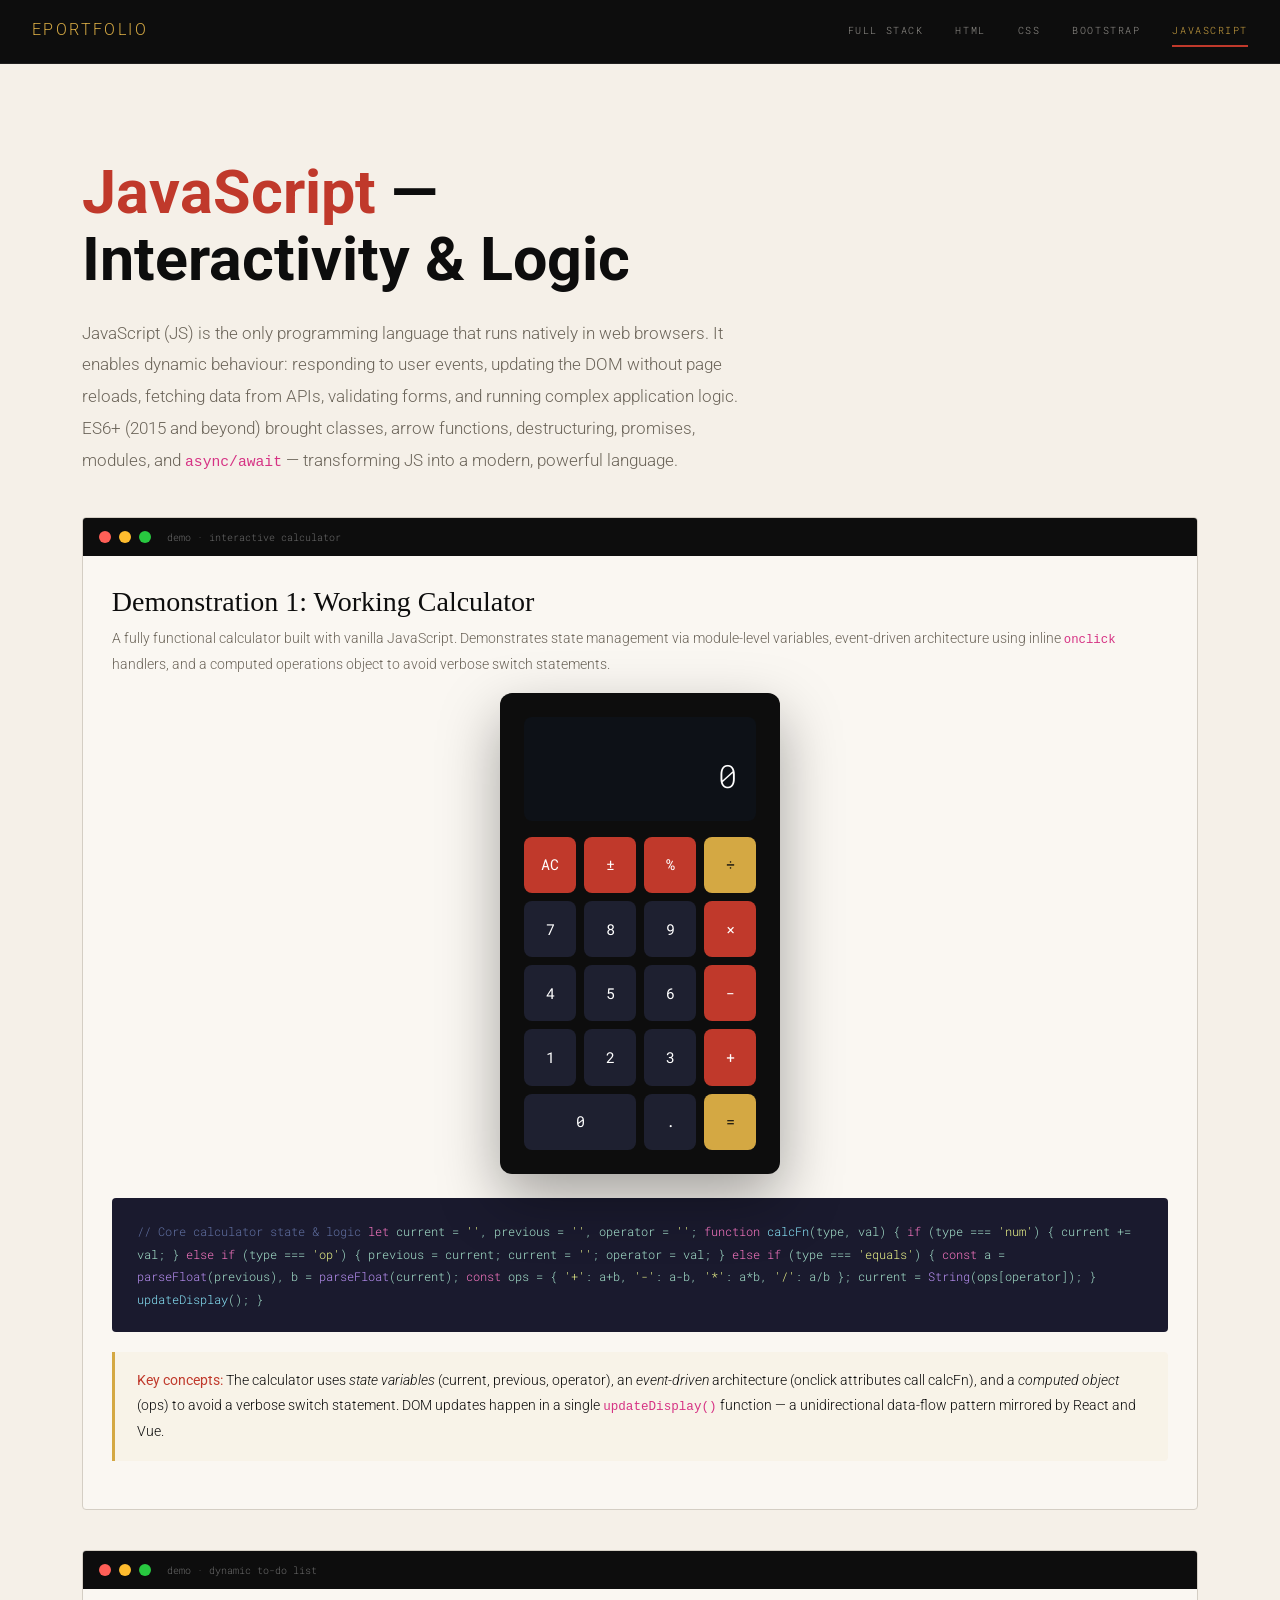
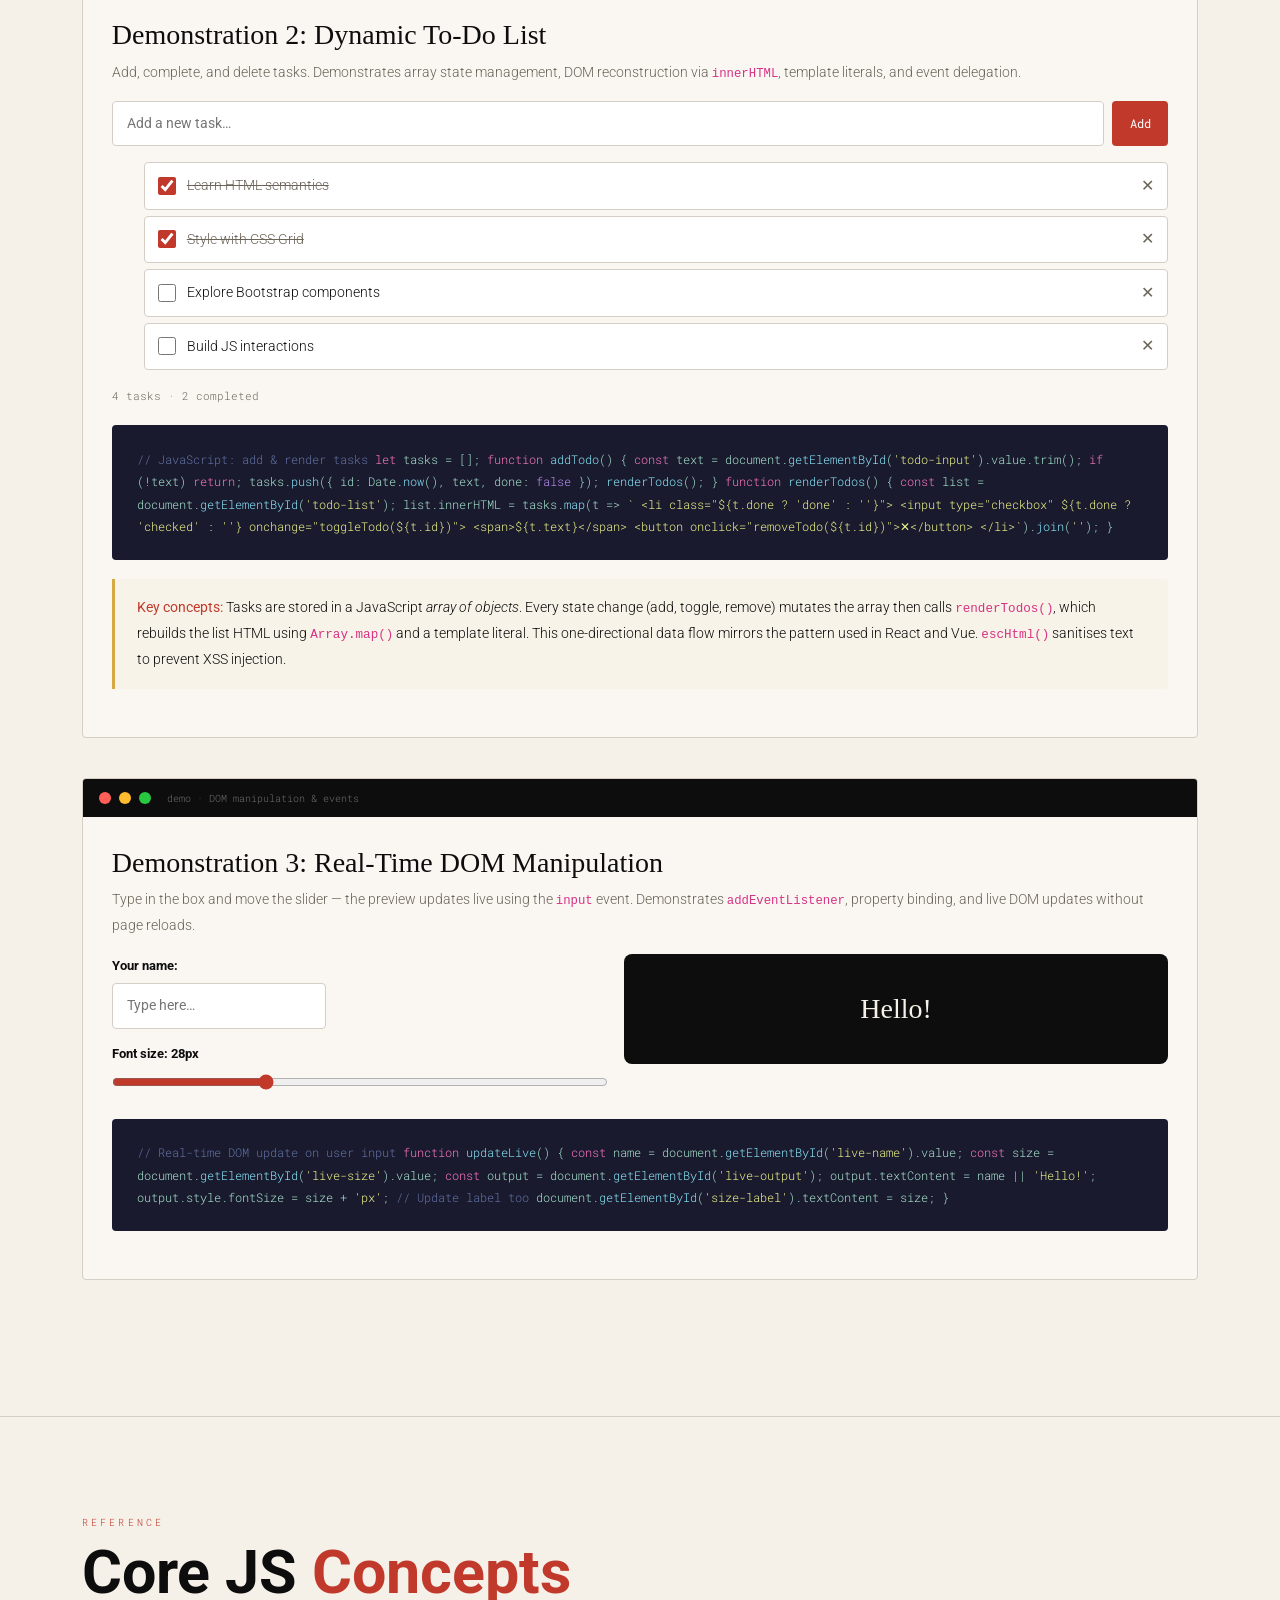
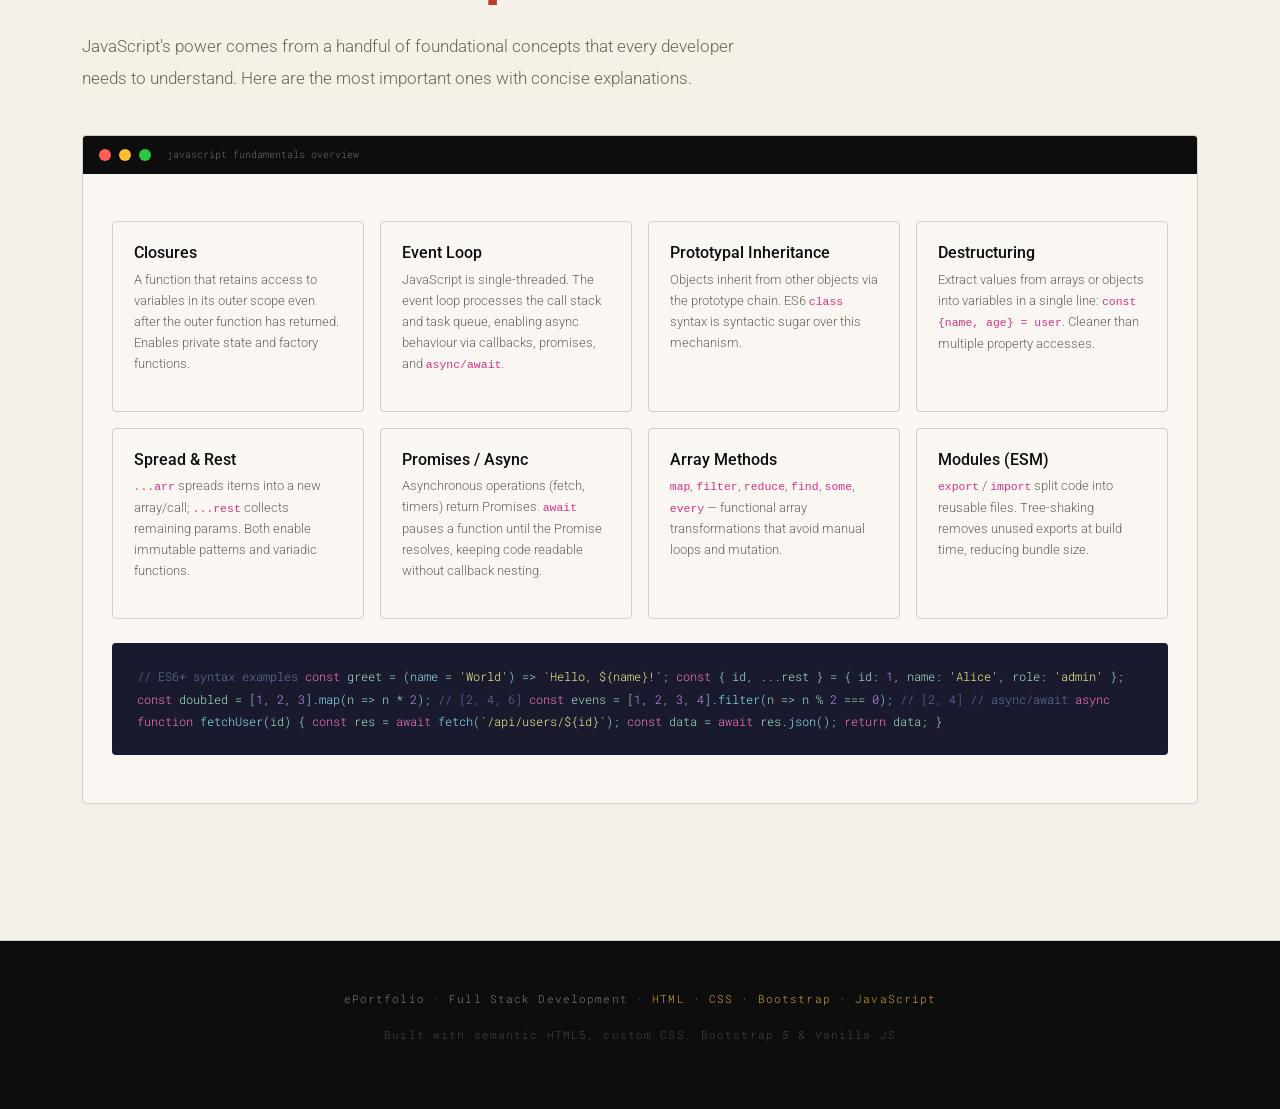
<file: javascript.html>
<!DOCTYPE html>
<html lang="en">
<head>
  <meta charset="UTF-8" />
  <meta name="viewport" content="width=device-width, initial-scale=1.0" />
  <title>JavaScript — ePortfolio</title>
  <link href="https://fonts.googleapis.com/css2?family=Roboto:wght@300;400;700&family=Roboto+Mono:wght@300;400;500&display=swap" rel="stylesheet" />
  <link href="https://cdn.jsdelivr.net/npm/bootstrap@5.3.2/dist/css/bootstrap.min.css" rel="stylesheet" />
  <link rel="stylesheet" href="shared.css" />
  <style>
    /* Calculator */
    .calc-wrap { display: flex; justify-content: center; margin-top: 1rem; }
    .calc {
      background: var(--ink);
      border-radius: 12px;
      padding: 1.5rem;
      width: 280px;
      box-shadow: 0 24px 60px rgba(0,0,0,0.35);
    }
    .calc-display {
      background: #0d1117;
      border-radius: 8px;
      padding: 1rem 1.2rem;
      text-align: right;
      margin-bottom: 1rem;
    }
    .calc-expr { font-family: 'Roboto Mono', monospace; font-size: 0.75rem; color: rgba(255,255,255,0.4); min-height: 1.2em; }
    .calc-val  { font-family: 'Roboto Mono', monospace; font-size: 2rem; color: #fff; word-break: break-all; }
    .calc-grid { display: grid; grid-template-columns: repeat(4, 1fr); gap: 8px; }
    .calc-btn {
      font-family: 'Roboto Mono', monospace;
      font-size: 0.95rem;
      border: none;
      border-radius: 8px;
      padding: 0.9rem 0;
      cursor: pointer;
      transition: opacity 0.15s, transform 0.1s;
      background: #1e2030;
      color: #fff;
    }
    .calc-btn:hover  { opacity: 0.8; }
    .calc-btn:active { transform: scale(0.95); }
    .calc-btn.op     { background: #c0392b; }
    .calc-btn.eq     { background: var(--gold); color: var(--ink); }
    .calc-btn.span2  { grid-column: span 2; }

    /* To-Do */
    .todo-wrap { margin-top: 1rem; }
    .todo-input-row { display: flex; gap: 0.5rem; margin-bottom: 1rem; }
    .todo-input {
      flex: 1;
      border: 1px solid var(--border);
      border-radius: 4px;
      padding: 0.55rem 0.9rem;
      font-family: 'Roboto', sans-serif;
      font-size: 0.9rem;
      background: #fff;
      color: var(--ink);
    }
    .todo-input:focus { outline: 2px solid var(--accent); }
    .todo-add-btn {
      background: var(--accent);
      color: #fff;
      border: none;
      border-radius: 4px;
      padding: 0.55rem 1.1rem;
      font-family: 'Roboto Mono', monospace;
      font-size: 0.75rem;
      cursor: pointer;
      transition: opacity 0.2s;
    }
    .todo-add-btn:hover { opacity: 0.85; }
    .todo-list { list-style: none; }
    .todo-item {
      display: flex;
      align-items: center;
      gap: 0.7rem;
      padding: 0.6rem 0.8rem;
      background: #fff;
      border: 1px solid var(--border);
      border-radius: 4px;
      margin-bottom: 0.4rem;
      font-size: 0.9rem;
      animation: slideIn 0.25s ease;
    }
    @keyframes slideIn { from { opacity:0; transform:translateX(-12px); } to { opacity:1; transform:none; } }
    .todo-item.done span { text-decoration: line-through; color: var(--muted); }
    .todo-check { width: 18px; height: 18px; cursor: pointer; accent-color: var(--accent); }
    .todo-del {
      margin-left: auto;
      background: none;
      border: none;
      color: var(--muted);
      cursor: pointer;
      font-size: 1rem;
      line-height: 1;
      transition: color 0.2s;
    }
    .todo-del:hover { color: var(--accent); }
    .todo-counter { font-family: 'Roboto Mono', monospace; font-size: 0.7rem; color: var(--muted); margin-top: 0.5rem; }

    /* Concepts grid */
    .concept-grid {
      display: grid;
      grid-template-columns: repeat(auto-fill, minmax(220px, 1fr));
      gap: 1rem;
      margin-top: 1.2rem;
    }
    .concept-card {
      background: var(--card-bg);
      border: 1px solid var(--border);
      border-radius: 4px;
      padding: 1.3rem;
    }
    .concept-card h5 {
      font-family: 'Roboto', sans-serif;
      font-size: 1rem;
      margin-bottom: 0.4rem;
    }
    .concept-card p { font-size: 0.82rem; color: var(--muted); line-height: 1.6; }

    @media (max-width: 640px) { .calc { width: 100%; } }
  </style>
</head>
<body>

<!-- ACTIVE TOPIC BADGE -->
<div class="active-topic-badge">05 · JavaScript</div>

<!-- STICKY NAV -->
<nav class="sticky-nav">
  <a href="index.html" class="brand">ePortfolio</a>
  <a href="fullstack.html">Full Stack</a>
  <a href="html.html">HTML</a>
  <a href="css.html">CSS</a>
  <a href="bootstrap.html">Bootstrap</a>
  <a href="javascript.html" class="active">JavaScript</a>
</nav>

<!-- MAIN SECTION -->
<section class="section" id="javascript">
  <div class="container">
    <h2 class="section-title"><span>JavaScript</span> —<br>Interactivity &amp; Logic</h2>
    <p class="lead-text">
      JavaScript (JS) is the only programming language that runs natively in web browsers. It enables dynamic behaviour: responding to user events, updating the DOM without page reloads, fetching data from APIs, validating forms, and running complex application logic. ES6+ (2015 and beyond) brought classes, arrow functions, destructuring, promises, modules, and <code>async/await</code> — transforming JS into a modern, powerful language.
    </p>

    <!-- Demo 1: Calculator -->
    <div class="demo-card">
      <div class="demo-card-header">
        <div class="dot dot-r"></div><div class="dot dot-y"></div><div class="dot dot-g"></div>
        <span class="demo-card-label">demo · interactive calculator</span>
      </div>
      <div class="demo-card-body">
        <h3 style="font-family:'Playfair Display',serif; margin-bottom:0.5rem;">Demonstration 1: Working Calculator</h3>
        <p style="font-size:0.88rem; color:var(--muted); margin-bottom:1rem;">A fully functional calculator built with vanilla JavaScript. Demonstrates state management via module-level variables, event-driven architecture using inline <code>onclick</code> handlers, and a computed operations object to avoid verbose switch statements.</p>

        <div class="calc-wrap">
          <div class="calc">
            <div class="calc-display">
              <div class="calc-expr" id="calc-expr"></div>
              <div class="calc-val"  id="calc-val">0</div>
            </div>
            <div class="calc-grid">
              <button class="calc-btn op"    onclick="calcFn('clear')">AC</button>
              <button class="calc-btn op"    onclick="calcFn('sign')">±</button>
              <button class="calc-btn op"    onclick="calcFn('percent')">%</button>
              <button class="calc-btn op eq" onclick="calcFn('op','/')">÷</button>

              <button class="calc-btn" onclick="calcFn('num','7')">7</button>
              <button class="calc-btn" onclick="calcFn('num','8')">8</button>
              <button class="calc-btn" onclick="calcFn('num','9')">9</button>
              <button class="calc-btn op" onclick="calcFn('op','*')">×</button>

              <button class="calc-btn" onclick="calcFn('num','4')">4</button>
              <button class="calc-btn" onclick="calcFn('num','5')">5</button>
              <button class="calc-btn" onclick="calcFn('num','6')">6</button>
              <button class="calc-btn op" onclick="calcFn('op','-')">−</button>

              <button class="calc-btn" onclick="calcFn('num','1')">1</button>
              <button class="calc-btn" onclick="calcFn('num','2')">2</button>
              <button class="calc-btn" onclick="calcFn('num','3')">3</button>
              <button class="calc-btn op" onclick="calcFn('op','+')">+</button>

              <button class="calc-btn span2" onclick="calcFn('num','0')">0</button>
              <button class="calc-btn"       onclick="calcFn('dot')">.</button>
              <button class="calc-btn eq"    onclick="calcFn('equals')">=</button>
            </div>
          </div>
        </div>

        <div class="code-block" style="margin-top:1.5rem"><span class="cm">// Core calculator state &amp; logic</span>
<span class="kw">let</span> current = <span class="str">''</span>, previous = <span class="str">''</span>, operator = <span class="str">''</span>;

<span class="kw">function</span> <span class="attr">calcFn</span>(type, val) {
  <span class="kw">if</span> (type === <span class="str">'num'</span>) {
    current += val;
  } <span class="kw">else if</span> (type === <span class="str">'op'</span>) {
    previous = current; current = <span class="str">''</span>; operator = val;
  } <span class="kw">else if</span> (type === <span class="str">'equals'</span>) {
    <span class="kw">const</span> a = <span class="val">parseFloat</span>(previous), b = <span class="val">parseFloat</span>(current);
    <span class="kw">const</span> ops = { <span class="str">'+'</span>: a+b, <span class="str">'-'</span>: a-b, <span class="str">'*'</span>: a*b, <span class="str">'/'</span>: a/b };
    current = <span class="val">String</span>(ops[operator]);
  }
  <span class="attr">updateDisplay</span>();
}</div>
        <div class="info-box">
          <strong>Key concepts:</strong> The calculator uses <em>state variables</em> (current, previous, operator), an <em>event-driven</em> architecture (onclick attributes call calcFn), and a <em>computed object</em> (ops) to avoid a verbose switch statement. DOM updates happen in a single <code>updateDisplay()</code> function — a unidirectional data-flow pattern mirrored by React and Vue.
        </div>
      </div>
    </div>

    <!-- Demo 2: To-Do List -->
    <div class="demo-card">
      <div class="demo-card-header">
        <div class="dot dot-r"></div><div class="dot dot-y"></div><div class="dot dot-g"></div>
        <span class="demo-card-label">demo · dynamic to-do list</span>
      </div>
      <div class="demo-card-body">
        <h3 style="font-family:'Playfair Display',serif; margin-bottom:0.5rem;">Demonstration 2: Dynamic To-Do List</h3>
        <p style="font-size:0.88rem; color:var(--muted); margin-bottom:1rem;">Add, complete, and delete tasks. Demonstrates array state management, DOM reconstruction via <code>innerHTML</code>, template literals, and event delegation.</p>

        <div class="todo-wrap">
          <div class="todo-input-row">
            <input class="todo-input" id="todo-input" type="text" placeholder="Add a new task…" maxlength="80" />
            <button class="todo-add-btn" onclick="addTodo()">Add</button>
          </div>
          <ul class="todo-list" id="todo-list"></ul>
          <div class="todo-counter" id="todo-counter">0 tasks</div>
        </div>

        <div class="code-block" style="margin-top:1.2rem"><span class="cm">// JavaScript: add &amp; render tasks</span>
<span class="kw">let</span> tasks = [];

<span class="kw">function</span> <span class="attr">addTodo</span>() {
  <span class="kw">const</span> text = document.<span class="attr">getElementById</span>(<span class="str">'todo-input'</span>).value.trim();
  <span class="kw">if</span> (!text) <span class="kw">return</span>;
  tasks.<span class="attr">push</span>({ id: Date.<span class="attr">now</span>(), text, done: <span class="val">false</span> });
  <span class="attr">renderTodos</span>();
}

<span class="kw">function</span> <span class="attr">renderTodos</span>() {
  <span class="kw">const</span> list = document.<span class="attr">getElementById</span>(<span class="str">'todo-list'</span>);
  list.innerHTML = tasks.<span class="attr">map</span>(t =&gt; <span class="str">`
    &lt;li class="${t.done ? 'done' : ''}"&gt;
      &lt;input type="checkbox" ${t.done ? 'checked' : ''}
        onchange="toggleTodo(${t.id})"&gt;
      &lt;span&gt;${t.text}&lt;/span&gt;
      &lt;button onclick="removeTodo(${t.id})"&gt;✕&lt;/button&gt;
    &lt;/li&gt;`</span>).<span class="attr">join</span>(<span class="str">''</span>);
}</div>
        <div class="info-box">
          <strong>Key concepts:</strong> Tasks are stored in a JavaScript <em>array of objects</em>. Every state change (add, toggle, remove) mutates the array then calls <code>renderTodos()</code>, which rebuilds the list HTML using <code>Array.map()</code> and a template literal. This one-directional data flow mirrors the pattern used in React and Vue. <code>escHtml()</code> sanitises text to prevent XSS injection.
        </div>
      </div>
    </div>

    <!-- Demo 3: Live DOM -->
    <div class="demo-card">
      <div class="demo-card-header">
        <div class="dot dot-r"></div><div class="dot dot-y"></div><div class="dot dot-g"></div>
        <span class="demo-card-label">demo · DOM manipulation &amp; events</span>
      </div>
      <div class="demo-card-body">
        <h3 style="font-family:'Playfair Display',serif; margin-bottom:0.5rem;">Demonstration 3: Real-Time DOM Manipulation</h3>
        <p style="font-size:0.88rem; color:var(--muted); margin-bottom:1rem;">Type in the box and move the slider — the preview updates live using the <code>input</code> event. Demonstrates <code>addEventListener</code>, property binding, and live DOM updates without page reloads.</p>

        <div style="display:flex; gap:1rem; flex-wrap:wrap; align-items:flex-start;">
          <div style="flex:1; min-width:200px;">
            <label style="font-size:0.8rem;font-weight:700;display:block;margin-bottom:0.4rem;">Your name:</label>
            <input id="live-name" type="text" class="todo-input" placeholder="Type here…" oninput="updateLive()" />
            <label style="font-size:0.8rem;font-weight:700;display:block;margin-top:0.8rem;margin-bottom:0.4rem;">Font size: <span id="size-label">28</span>px</label>
            <input type="range" id="live-size" min="14" max="60" value="28" oninput="updateLive()" style="width:100%;accent-color:var(--accent)"/>
          </div>
          <div style="flex:1; min-width:200px; display:flex; align-items:center; justify-content:center;
                      background:var(--ink); border-radius:8px; padding:1.5rem; min-height:110px;">
            <span id="live-output" style="font-family:'Playfair Display',serif; color:var(--paper); font-size:28px; word-break:break-all; text-align:center;">Hello!</span>
          </div>
        </div>

        <div class="code-block" style="margin-top:1.2rem"><span class="cm">// Real-time DOM update on user input</span>
<span class="kw">function</span> <span class="attr">updateLive</span>() {
  <span class="kw">const</span> name   = document.<span class="attr">getElementById</span>(<span class="str">'live-name'</span>).value;
  <span class="kw">const</span> size   = document.<span class="attr">getElementById</span>(<span class="str">'live-size'</span>).value;
  <span class="kw">const</span> output = document.<span class="attr">getElementById</span>(<span class="str">'live-output'</span>);

  output.textContent       = name || <span class="str">'Hello!'</span>;
  output.style.fontSize    = size + <span class="str">'px'</span>;
  <span class="cm">// Update label too</span>
  document.<span class="attr">getElementById</span>(<span class="str">'size-label'</span>).textContent = size;
}</div>
      </div>
    </div>
  </div>
</section>

<!-- CORE JS CONCEPTS -->
<section class="section">
  <div class="container">
    <div class="section-number">Reference</div>
    <h2 class="section-title">Core JS <span>Concepts</span></h2>
    <p class="lead-text">
      JavaScript's power comes from a handful of foundational concepts that every developer needs to understand. Here are the most important ones with concise explanations.
    </p>

    <div class="demo-card">
      <div class="demo-card-header">
        <div class="dot dot-r"></div><div class="dot dot-y"></div><div class="dot dot-g"></div>
        <span class="demo-card-label">javascript fundamentals overview</span>
      </div>
      <div class="demo-card-body">
        <div class="concept-grid">
          <div class="concept-card">
            <h5>Closures</h5>
            <p>A function that retains access to variables in its outer scope even after the outer function has returned. Enables private state and factory functions.</p>
          </div>
          <div class="concept-card">
            <h5>Event Loop</h5>
            <p>JavaScript is single-threaded. The event loop processes the call stack and task queue, enabling async behaviour via callbacks, promises, and <code>async/await</code>.</p>
          </div>
          <div class="concept-card">
            <h5>Prototypal Inheritance</h5>
            <p>Objects inherit from other objects via the prototype chain. ES6 <code>class</code> syntax is syntactic sugar over this mechanism.</p>
          </div>
          <div class="concept-card">
            <h5>Destructuring</h5>
            <p>Extract values from arrays or objects into variables in a single line: <code>const {name, age} = user</code>. Cleaner than multiple property accesses.</p>
          </div>
          <div class="concept-card">
            <h5>Spread &amp; Rest</h5>
            <p><code>...arr</code> spreads items into a new array/call; <code>...rest</code> collects remaining params. Both enable immutable patterns and variadic functions.</p>
          </div>
          <div class="concept-card">
            <h5>Promises / Async</h5>
            <p>Asynchronous operations (fetch, timers) return Promises. <code>await</code> pauses a function until the Promise resolves, keeping code readable without callback nesting.</p>
          </div>
          <div class="concept-card">
            <h5>Array Methods</h5>
            <p><code>map</code>, <code>filter</code>, <code>reduce</code>, <code>find</code>, <code>some</code>, <code>every</code> — functional array transformations that avoid manual loops and mutation.</p>
          </div>
          <div class="concept-card">
            <h5>Modules (ESM)</h5>
            <p><code>export</code> / <code>import</code> split code into reusable files. Tree-shaking removes unused exports at build time, reducing bundle size.</p>
          </div>
        </div>

        <div class="code-block" style="margin-top:1.5rem"><span class="cm">// ES6+ syntax examples</span>
<span class="kw">const</span> greet = (<span class="attr">name</span> = <span class="str">'World'</span>) =&gt; <span class="str">`Hello, ${name}!`</span>;

<span class="kw">const</span> { id, ...rest } = { id: <span class="val">1</span>, name: <span class="str">'Alice'</span>, role: <span class="str">'admin'</span> };

<span class="kw">const</span> doubled = [<span class="val">1</span>, <span class="val">2</span>, <span class="val">3</span>].<span class="attr">map</span>(n =&gt; n * <span class="val">2</span>);   <span class="cm">// [2, 4, 6]</span>
<span class="kw">const</span> evens   = [<span class="val">1</span>, <span class="val">2</span>, <span class="val">3</span>, <span class="val">4</span>].<span class="attr">filter</span>(n =&gt; n % <span class="val">2</span> === <span class="val">0</span>); <span class="cm">// [2, 4]</span>

<span class="cm">// async/await</span>
<span class="kw">async function</span> <span class="attr">fetchUser</span>(id) {
  <span class="kw">const</span> res  = <span class="kw">await</span> <span class="attr">fetch</span>(<span class="str">`/api/users/${id}`</span>);
  <span class="kw">const</span> data = <span class="kw">await</span> res.<span class="attr">json</span>();
  <span class="kw">return</span> data;
}</div>
      </div>
    </div>
  </div>
</section>

<footer>
  <p>ePortfolio · Full Stack Development · <span>HTML · CSS · Bootstrap · JavaScript</span></p>
  <p style="margin-top:0.5rem;opacity:0.5;">Built with semantic HTML5, custom CSS, Bootstrap 5 &amp; Vanilla JS</p>
</footer>

<script src="https://cdn.jsdelivr.net/npm/bootstrap@5.3.2/dist/js/bootstrap.bundle.min.js"></script>
<script>
/* ── CALCULATOR ── */
let calcCurrent = '', calcPrevious = '', calcOperator = '', calcJustEq = false;

function calcFn(type, val) {
  if (type === 'clear') {
    calcCurrent = ''; calcPrevious = ''; calcOperator = ''; calcJustEq = false;
  } else if (type === 'sign') {
    if (calcCurrent) calcCurrent = String(parseFloat(calcCurrent) * -1);
  } else if (type === 'percent') {
    if (calcCurrent) calcCurrent = String(parseFloat(calcCurrent) / 100);
  } else if (type === 'dot') {
    if (!calcCurrent.includes('.')) calcCurrent += calcCurrent ? '.' : '0.';
  } else if (type === 'num') {
    if (calcJustEq) { calcCurrent = ''; calcJustEq = false; }
    calcCurrent += val;
  } else if (type === 'op') {
    if (calcCurrent && calcPrevious && calcOperator) {
      const r = calcCompute(); calcPrevious = String(r); calcCurrent = '';
    } else if (calcCurrent) {
      calcPrevious = calcCurrent; calcCurrent = '';
    }
    calcOperator = val; calcJustEq = false;
  } else if (type === 'equals') {
    if (calcPrevious && calcCurrent && calcOperator) {
      const r = calcCompute();
      document.getElementById('calc-expr').textContent =
        calcPrevious + ' ' + fmtOp(calcOperator) + ' ' + calcCurrent + ' =';
      calcCurrent = String(r); calcPrevious = ''; calcOperator = ''; calcJustEq = true;
    }
  }
  const disp = document.getElementById('calc-val');
  disp.textContent = calcCurrent || calcPrevious || '0';
  if (type !== 'equals')
    document.getElementById('calc-expr').textContent =
      calcPrevious ? calcPrevious + ' ' + fmtOp(calcOperator) : '';
}
function calcCompute() {
  const a = parseFloat(calcPrevious), b = parseFloat(calcCurrent);
  if (calcOperator === '+') return +(a + b).toPrecision(10);
  if (calcOperator === '-') return +(a - b).toPrecision(10);
  if (calcOperator === '*') return +(a * b).toPrecision(10);
  if (calcOperator === '/') return b === 0 ? 'Error' : +(a / b).toPrecision(10);
}
function fmtOp(op) { return {'+':'+','-':'−','*':'×','/':'÷'}[op] || op; }

/* ── TO-DO LIST ── */
let todos = [];
function addTodo() {
  const input = document.getElementById('todo-input');
  const text = input.value.trim();
  if (!text) return;
  todos.push({ id: Date.now(), text, done: false });
  input.value = '';
  renderTodos();
}
function toggleTodo(id) {
  todos = todos.map(t => t.id === id ? { ...t, done: !t.done } : t);
  renderTodos();
}
function removeTodo(id) {
  todos = todos.filter(t => t.id !== id);
  renderTodos();
}
function renderTodos() {
  const list = document.getElementById('todo-list');
  list.innerHTML = todos.map(t => `
    <li class="todo-item${t.done ? ' done' : ''}">
      <input class="todo-check" type="checkbox" ${t.done ? 'checked' : ''}
        onchange="toggleTodo(${t.id})">
      <span>${escHtml(t.text)}</span>
      <button class="todo-del" onclick="removeTodo(${t.id})" title="Delete">✕</button>
    </li>
  `).join('');
  const done = todos.filter(t => t.done).length;
  document.getElementById('todo-counter').textContent =
    `${todos.length} task${todos.length !== 1 ? 's' : ''} · ${done} completed`;
}
function escHtml(s) {
  return s.replace(/&/g,'&amp;').replace(/</g,'&lt;').replace(/>/g,'&gt;');
}
['Learn HTML semantics','Style with CSS Grid','Explore Bootstrap components','Build JS interactions'].forEach(t => {
  todos.push({ id: Date.now() + Math.random(), text: t, done: false });
});
todos[0].done = true; todos[1].done = true;
renderTodos();
document.getElementById('todo-input').addEventListener('keydown', e => {
  if (e.key === 'Enter') addTodo();
});

/* ── LIVE DOM ── */
function updateLive() {
  const name = document.getElementById('live-name').value;
  const size = document.getElementById('live-size').value;
  const output = document.getElementById('live-output');
  output.textContent = name || 'Hello!';
  output.style.fontSize = size + 'px';
  document.getElementById('size-label').textContent = size;
}
</script>
</body>
</html>
</file>
<file: shared.css>
@import url('https://fonts.googleapis.com/css2?family=Roboto:wght@300;400;700&family=Roboto+Mono:wght@300;400;500&display=swap');

:root {
  --ink: #0d0d0d;
  --paper: #f5f0e8;
  --accent: #c0392b;
  --gold: #d4a843;
  --muted: #6b6459;
  --card-bg: #faf7f2;
  --border: #d4cec4;
  --code-bg: #1a1a2e;
  --code-text: #a8e6cf;
  --section-gap: 6rem;
}

*, *::before, *::after { box-sizing: border-box; margin: 0; padding: 0; }
html { scroll-behavior: smooth; }
body {
  background: var(--paper);
  color: var(--ink);
  font-family: 'Roboto', sans-serif;
  font-weight: 300;
  line-height: 1.8;
  overflow-x: hidden;
}

/* ── STICKY NAV ── */
.sticky-nav {
  position: sticky;
  top: 0;
  z-index: 100;
  background: var(--ink);
  border-bottom: 1px solid rgba(255,255,255,0.08);
  padding: 0.7rem 2rem;
  display: flex;
  align-items: center;
  gap: 2rem;
  overflow-x: auto;
}
.sticky-nav .brand {
  font-family: 'Roboto', sans-serif;
  font-size: 1rem;
  color: var(--gold);
  white-space: nowrap;
  margin-right: auto;
  text-decoration: none;
}
.sticky-nav a {
  font-family: 'Roboto Mono', monospace;
  font-size: 0.65rem;
  letter-spacing: 0.15em;
  text-transform: uppercase;
  color: rgba(245,240,232,0.6);
  text-decoration: none;
  white-space: nowrap;
  transition: color 0.2s;
  padding: 0.3rem 0;
  border-bottom: 2px solid transparent;
  transition: color 0.2s, border-color 0.2s;
}
.sticky-nav a:hover { color: var(--gold); }
.sticky-nav a.active {
  color: var(--gold);
  border-bottom: 2px solid var(--accent);
}

/* ── ACTIVE TOPIC BADGE (top right) ── */
.active-topic-badge {
  display: none;
}

/* ── SECTION WRAPPER ── */
.section {
  padding: var(--section-gap) 0;
  border-bottom: 1px solid var(--border);
}
.section:last-child { border-bottom: none; }

.section-number {
  font-family: 'Roboto Mono', monospace;
  font-size: 0.65rem;
  letter-spacing: 0.3em;
  color: var(--accent);
  text-transform: uppercase;
  margin-bottom: 0.5rem;
}
.section-title {
  font-family: 'Roboto', sans-serif;
  font-size: clamp(2.2rem, 5vw, 3.8rem);
  font-weight: 700;
  line-height: 1.1;
  margin-bottom: 1.5rem;
}
.section-title span { color: var(--accent); }
.lead-text {
  font-size: 1.05rem;
  color: var(--muted);
  max-width: 680px;
  margin-bottom: 2.5rem;
  line-height: 1.9;
}

/* ── CARD ── */
.demo-card {
  background: var(--card-bg);
  border: 1px solid var(--border);
  border-radius: 4px;
  overflow: hidden;
  margin-bottom: 2.5rem;
}
.demo-card-header {
  background: var(--ink);
  padding: 0.6rem 1rem;
  display: flex;
  align-items: center;
  gap: 0.5rem;
}
.dot { width: 12px; height: 12px; border-radius: 50%; }
.dot-r { background: #ff5f57; }
.dot-y { background: #febc2e; }
.dot-g { background: #28c840; }
.demo-card-label {
  font-family: 'Roboto Mono', monospace;
  font-size: 0.65rem;
  color: rgba(255,255,255,0.4);
  margin-left: 0.5rem;
}
.demo-card-body { padding: 1.8rem; }

/* ── CODE BLOCK ── */
.code-block {
  background: var(--code-bg);
  border-radius: 4px;
  padding: 1.4rem 1.6rem;
  font-family: 'Roboto Mono', monospace;
  font-size: 0.78rem;
  color: var(--code-text);
  overflow-x: auto;
  line-height: 1.8;
  margin: 1.2rem 0;
}
.code-block .kw  { color: #ff79c6; }
.code-block .str { color: #f1fa8c; }
.code-block .attr{ color: #8be9fd; }
.code-block .val { color: #bd93f9; }
.code-block .cm  { color: #6272a4; }

/* ── INFO BOX ── */
.info-box {
  border-left: 3px solid var(--gold);
  background: rgba(212,168,67,0.06);
  padding: 1rem 1.4rem;
  border-radius: 0 4px 4px 0;
  margin: 1.2rem 0;
  font-size: 0.9rem;
  color: var(--ink);
}
.info-box strong { color: var(--accent); }

/* ── TAGS ── */
.tag {
  display: inline-block;
  font-family: 'Roboto Mono', monospace;
  font-size: 0.65rem;
  letter-spacing: 0.1em;
  background: var(--ink);
  color: var(--gold);
  padding: 0.25rem 0.7rem;
  border-radius: 2px;
  margin: 0.2rem;
}

/* ── FOOTER ── */
footer {
  background: var(--ink);
  color: rgba(245,240,232,0.5);
  text-align: center;
  padding: 3rem 1rem;
  font-family: 'Roboto Mono', monospace;
  font-size: 0.7rem;
  letter-spacing: 0.1em;
}
footer span { color: var(--gold); }

/* ── PAGE TRANSITION ── */
body { animation: pageIn 0.4s ease; }
@keyframes pageIn { from { opacity:0; transform:translateY(10px); } to { opacity:1; transform:none; } }

/* ── RESPONSIVE ── */
@media (max-width: 640px) {
  .sticky-nav { gap: 1rem; padding: 0.7rem 1rem; }
  .active-topic-badge { display: none; }
}
</file>
